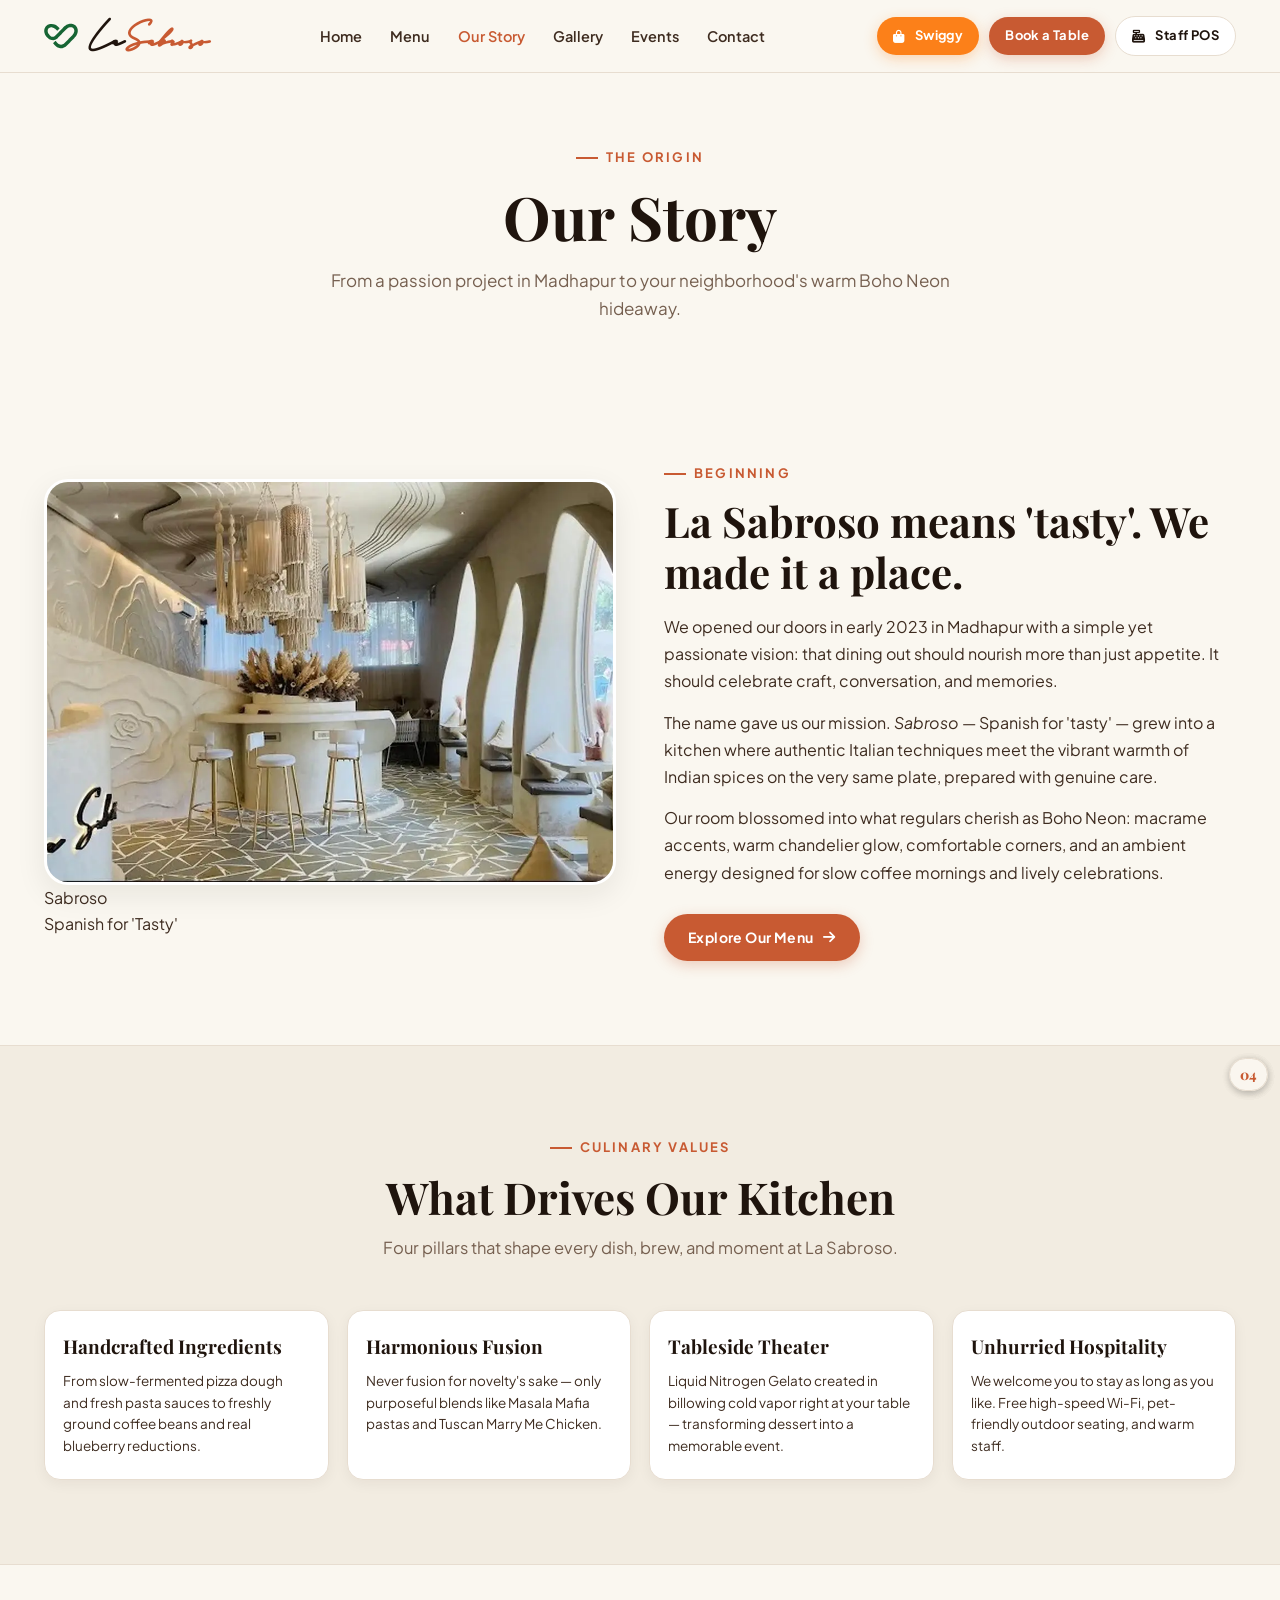
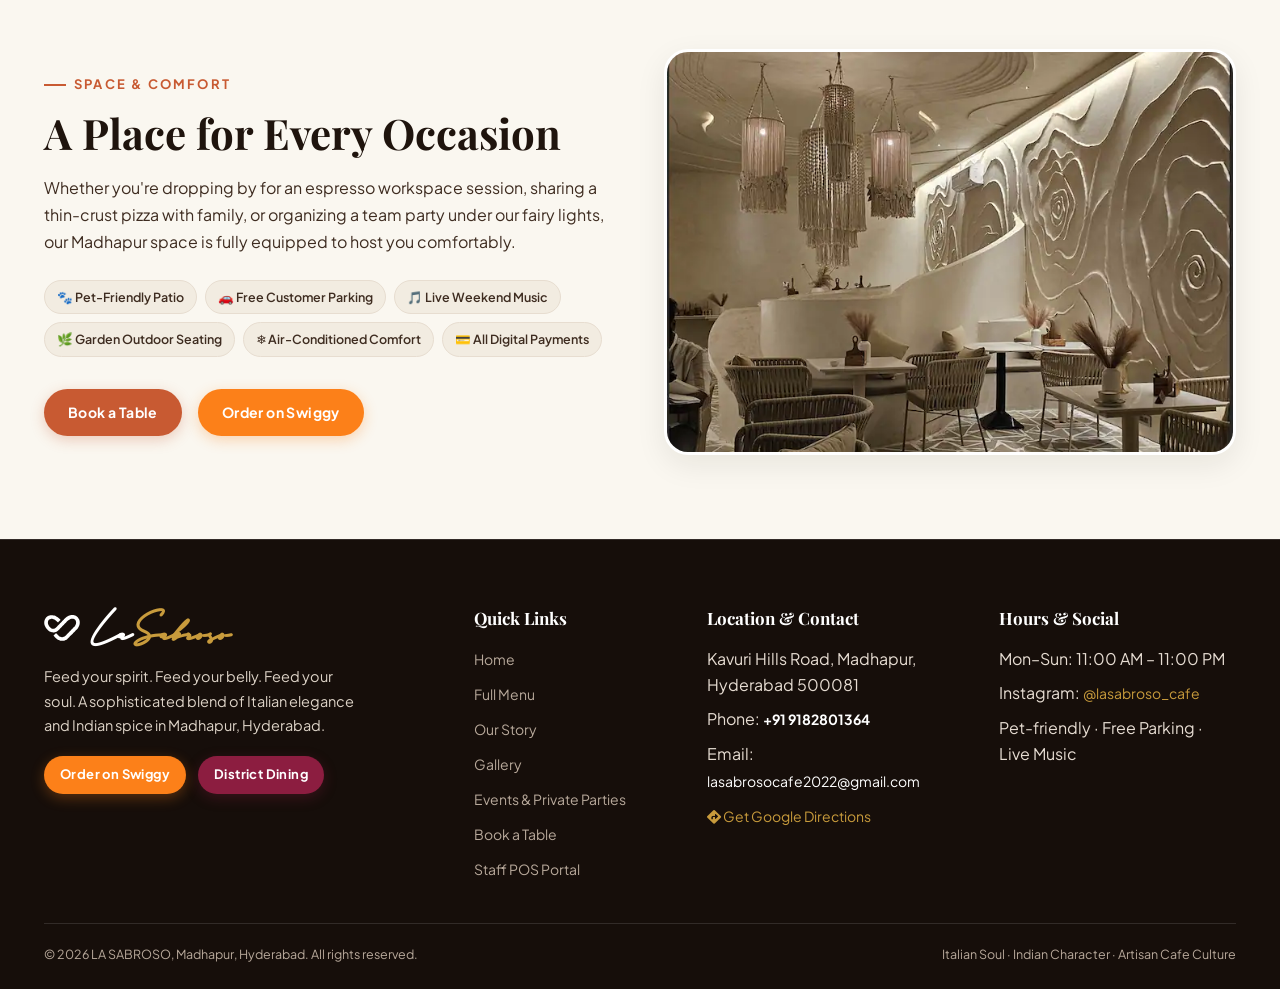
<file: about.html>
<!DOCTYPE html>
<html lang="en">
<head>
  <meta charset="UTF-8">
  <meta name="viewport" content="width=device-width, initial-scale=1.0">
  <title>Our Story — La Sabroso | Italian-Indian Fusion Cafe in Madhapur</title>
  <meta name="description" content="The story of La Sabroso, Madhapur — a passion project blending Italian culinary elegance with Indian spice, artisan coffee, and a pet-friendly Boho Neon room.">
  <link rel="preconnect" href="https://fonts.googleapis.com">
  <link rel="preconnect" href="https://fonts.gstatic.com" crossorigin>
  <link href="https://fonts.googleapis.com/css2?family=Dancing+Script:wght@600;700&family=Plus+Jakarta+Sans:wght@300;400;500;600;700;800&family=Playfair+Display:ital,wght@0,400;0,600;0,700;0,800;0,900;1,400;1,600&display=swap" rel="stylesheet">
  <link rel="stylesheet" href="https://cdnjs.cloudflare.com/ajax/libs/font-awesome/6.4.0/css/all.min.css" integrity="sha512-iecdLmaskl7CVkqkXNQ/ZH/XLlvWZOJyj7Yy7tcenmpD1ypASozpmT/E0iPtmFIB46ZmdtAc9eNBvH0H/ZpiBw==" crossorigin="anonymous" referrerpolicy="no-referrer">
  <link rel="stylesheet" href="assets/css/style.css">
</head>
<body>

  <!-- ===== HEADER / NAVIGATION ===== -->
  <nav class="nav">
    <div class="container nav__inner">
      <a class="nav__logo font-histerm" href="index.html"><img class="nav__logo-icon" src="assets/img/logo.svg" alt="La Sabroso Logo">La<span>Sabroso</span></a>
      
      <ul class="nav__links">
        <li><a href="index.html">Home</a></li>
        <li><a href="menu.html">Menu</a></li>
        <li><a href="about.html" aria-current="page">Our Story</a></li>
        <li><a href="gallery.html">Gallery</a></li>
        <li><a href="index.html#events">Events</a></li>
        <li><a href="contact.html">Contact</a></li>
      </ul>

      <div class="nav__actions">
        <a class="btn btn--swiggy btn-sm" href="https://www.swiggy.com/city/hyderabad/la-sabroso-jubilee-hills-rest1230049" target="_blank" rel="noopener noreferrer"><i class="fa-solid fa-bag-shopping"></i> Swiggy</a>
        <a class="btn btn--filled btn-sm" href="contact.html#book">Book a Table</a>
        <a class="btn btn--outline btn-sm" href="pos.html"><i class="fa-solid fa-cash-register"></i> Staff POS</a>
      </div>

      <button class="nav__toggle" aria-label="Open Navigation Menu">
        <span class="hamburger-bar"></span>
        <span class="hamburger-bar"></span>
        <span class="hamburger-bar"></span>
      </button>
    </div>
  </nav>

  <!-- Mobile Overlay Menu -->
  <div class="mobile-overlay" aria-label="Mobile Navigation Menu">
    <button class="mobile-overlay__close" aria-label="Close Navigation Menu">&times;</button>
    <ul class="mobile-overlay__links">
      <li><a href="index.html">Home</a></li>
      <li><a href="menu.html">Menu</a></li>
      <li><a href="about.html">Our Story</a></li>
      <li><a href="gallery.html">Gallery</a></li>
      <li><a href="index.html#events">Events</a></li>
      <li><a href="contact.html">Contact</a></li>
      <li><a href="pos.html">Staff POS</a></li>
    </ul>
    <div class="mobile-overlay__ctas">
      <a class="btn btn--filled" href="contact.html#book">Book a Table</a>
      <a class="btn btn--swiggy" href="https://www.swiggy.com/city/hyderabad/la-sabroso-jubilee-hills-rest1230049" target="_blank" rel="noopener noreferrer">Order on Swiggy</a>
      <a class="btn btn--district" href="https://www.district.in/dining/hyderabad/la-sabroso-madhapur" target="_blank" rel="noopener noreferrer">Dine with District</a>
    </div>
  </div>

  <!-- ===== PAGE HERO (Warm Ivory Header) ===== -->
  <section class="section section--ivory" style="padding-top: 140px; padding-bottom: 50px; text-align: center;">
    <div class="container">
      <span class="eyebrow eyebrow--terracotta">The Origin</span>
      <h1 class="headline-serif" style="font-size: clamp(38px, 5.5vw, 60px); color: var(--text-dark-primary); margin-bottom: 14px;">Our Story</h1>
      <p style="color: var(--text-dark-muted); max-width: 640px; margin: 0 auto; font-size: 17px;">From a passion project in Madhapur to your neighborhood's warm Boho Neon hideaway.</p>
    </div>
  </section>

  <!-- ===== HOW IT BEGAN (Warm Cream Light Section) ===== -->
  <section class="section section--light">
    <div class="container">
      <div class="story-split reveal">
        <div class="story-media">
          <div class="story-media__frame">
            <img src="cafe/cafe.webp" alt="La Sabroso Cafe interior atmosphere" loading="lazy">
          </div>
          <div class="story-badge">
            <span>Sabroso</span>
            <p>Spanish for 'Tasty'</p>
          </div>
        </div>

        <div class="story-content">
          <span class="eyebrow eyebrow--terracotta">Beginning</span>
          <h2>La Sabroso means 'tasty'. We made it a place.</h2>
          <p class="story-text">We opened our doors in early 2023 in Madhapur with a simple yet passionate vision: that dining out should nourish more than just appetite. It should celebrate craft, conversation, and memories.</p>
          <p class="story-text">The name gave us our mission. <em>Sabroso</em> — Spanish for 'tasty' — grew into a kitchen where authentic Italian techniques meet the vibrant warmth of Indian spices on the very same plate, prepared with genuine care.</p>
          <p class="story-text">Our room blossomed into what regulars cherish as Boho Neon: macrame accents, warm chandelier glow, comfortable corners, and an ambient energy designed for slow coffee mornings and lively celebrations.</p>
          <div style="margin-top: 28px;">
            <a class="btn btn--filled" href="menu.html">Explore Our Menu <i class="fa-solid fa-arrow-right"></i></a>
          </div>
        </div>
      </div>
    </div>
  </section>

  <!-- ===== SIGNATURE PHILOSOPHY (Dark Section) ===== -->
  <section class="section section--dark">
    <div class="container">
      <div class="section-header reveal">
        <span class="eyebrow">Culinary Values</span>
        <h2>What Drives Our Kitchen</h2>
        <p>Four pillars that shape every dish, brew, and moment at La Sabroso.</p>
      </div>

      <div class="grid-cards reveal">
        <div class="exp-card">
          <div class="exp-card__bg" style="background-image: url('cafe/cafe_dining_1.jpg');"></div>
          <div class="exp-card__num">01</div>
          <div class="exp-card__content">
            <h3>Handcrafted Ingredients</h3>
            <p>From slow-fermented pizza dough and fresh pasta sauces to freshly ground coffee beans and real blueberry reductions.</p>
          </div>
        </div>

        <div class="exp-card">
          <div class="exp-card__bg" style="background-image: url('cafe/cafe_dining_2.jpg');"></div>
          <div class="exp-card__num">02</div>
          <div class="exp-card__content">
            <h3>Harmonious Fusion</h3>
            <p>Never fusion for novelty's sake — only purposeful blends like Masala Mafia pastas and Tuscan Marry Me Chicken.</p>
          </div>
        </div>

        <div class="exp-card">
          <div class="exp-card__bg" style="background-image: url('cafe/1.webp');"></div>
          <div class="exp-card__num">03</div>
          <div class="exp-card__content">
            <h3>Tableside Theater</h3>
            <p>Liquid Nitrogen Gelato created in billowing cold vapor right at your table — transforming dessert into a memorable event.</p>
          </div>
        </div>

        <div class="exp-card">
          <div class="exp-card__bg" style="background-image: url('cafe/fffb8553-1c8d-4fa4-8efa-35f60fb694ed_image168bde1b048b842908e755531911fc36d.webp');"></div>
          <div class="exp-card__num">04</div>
          <div class="exp-card__content">
            <h3>Unhurried Hospitality</h3>
            <p>We welcome you to stay as long as you like. Free high-speed Wi-Fi, pet-friendly outdoor seating, and warm staff.</p>
          </div>
        </div>
      </div>
    </div>
  </section>

  <!-- ===== AMENITIES SECTION (Warm Cream Light Section) ===== -->
  <section class="section section--light">
    <div class="container">
      <div class="story-split reveal">
        <div class="story-content">
          <span class="eyebrow eyebrow--terracotta">Space &amp; Comfort</span>
          <h2>A Place for Every Occasion</h2>
          <p class="story-text">Whether you're dropping by for an espresso workspace session, sharing a thin-crust pizza with family, or organizing a team party under our fairy lights, our Madhapur space is fully equipped to host you comfortably.</p>

          <div class="amenities-pills" style="margin-top: 24px;">
            <span class="amenity-pill">🐾 Pet-Friendly Patio</span>
            <span class="amenity-pill">🚗 Free Customer Parking</span>
            <span class="amenity-pill">🎵 Live Weekend Music</span>
            <span class="amenity-pill">🌿 Garden Outdoor Seating</span>
            <span class="amenity-pill">❄️ Air-Conditioned Comfort</span>
            <span class="amenity-pill">💳 All Digital Payments</span>
          </div>

          <div style="margin-top: 32px; display: flex; gap: 16px; flex-wrap: wrap;">
            <a class="btn btn--filled" href="contact.html#book">Book a Table</a>
            <a class="btn btn--swiggy" href="https://www.swiggy.com/city/hyderabad/la-sabroso-jubilee-hills-rest1230049" target="_blank" rel="noopener noreferrer">Order on Swiggy</a>
          </div>
        </div>

        <div class="story-media">
          <div class="story-media__frame">
            <img src="cafe/cafe_dining_3.jpg" alt="La Sabroso evening ambiance and seating" loading="lazy">
          </div>
        </div>
      </div>
    </div>
  </section>

  <!-- ===== FOOTER ===== -->
  <footer class="footer">
    <div class="container">
      <div class="footer-grid">
        <div>
          <div class="footer-logo font-histerm"><img class="footer-logo-icon" src="assets/img/logo.svg" alt="La Sabroso Logo">La<span>Sabroso</span></div>
          <p style="font-size: 14.5px; color: #DDD3C7; max-width: 320px; line-height: 1.7;">Feed your spirit. Feed your belly. Feed your soul. A sophisticated blend of Italian elegance and Indian spice in Madhapur, Hyderabad.</p>
          <div style="margin-top: 18px; display: flex; gap: 12px;">
            <a class="btn btn--swiggy btn-sm" href="https://www.swiggy.com/city/hyderabad/la-sabroso-jubilee-hills-rest1230049" target="_blank" rel="noopener noreferrer">Order on Swiggy</a>
            <a class="btn btn--district btn-sm" href="https://www.district.in/dining/hyderabad/la-sabroso-madhapur" target="_blank" rel="noopener noreferrer">District Dining</a>
          </div>
        </div>

        <div>
          <h4>Quick Links</h4>
          <ul>
            <li><a href="index.html">Home</a></li>
            <li><a href="menu.html">Full Menu</a></li>
            <li><a href="about.html">Our Story</a></li>
            <li><a href="gallery.html">Gallery</a></li>
            <li><a href="index.html#events">Events &amp; Private Parties</a></li>
            <li><a href="contact.html#book">Book a Table</a></li>
            <li><a href="pos.html">Staff POS Portal</a></li>
          </ul>
        </div>

        <div>
          <h4>Location &amp; Contact</h4>
          <ul>
            <li>Kavuri Hills Road, Madhapur, Hyderabad 500081</li>
            <li>Phone: <a href="tel:+919182801364" style="color: #FFFFFF; font-weight: 700;">+91 9182801364</a></li>
            <li>Email: <a href="mailto:lasabrosocafe2022@gmail.com" style="color: #FFFFFF;">lasabrosocafe2022@gmail.com</a></li>
            <li><a href="https://www.google.com/maps/search/?api=1&amp;query=La+Sabroso+Madhapur+Hyderabad" target="_blank" rel="noopener noreferrer" style="color: var(--c-gold);"><i class="fa-solid fa-diamond-turn-right"></i> Get Google Directions</a></li>
          </ul>
        </div>

        <div>
          <h4>Hours &amp; Social</h4>
          <ul>
            <li>Mon–Sun: 11:00 AM – 11:00 PM</li>
            <li>Instagram: <a href="https://www.instagram.com/lasabroso_cafe/" target="_blank" rel="noopener noreferrer" style="color: var(--c-gold);">@lasabroso_cafe</a></li>
            <li>Pet-friendly · Free Parking · Live Music</li>
          </ul>
        </div>
      </div>

      <div class="footer-bottom">
        <span>© 2026 LA SABROSO, Madhapur, Hyderabad. All rights reserved.</span>
        <span>Italian Soul · Indian Character · Artisan Cafe Culture</span>
      </div>
    </div>
  </footer>

  <script src="assets/js/main.js" defer></script>
</body>
</html>
</file>
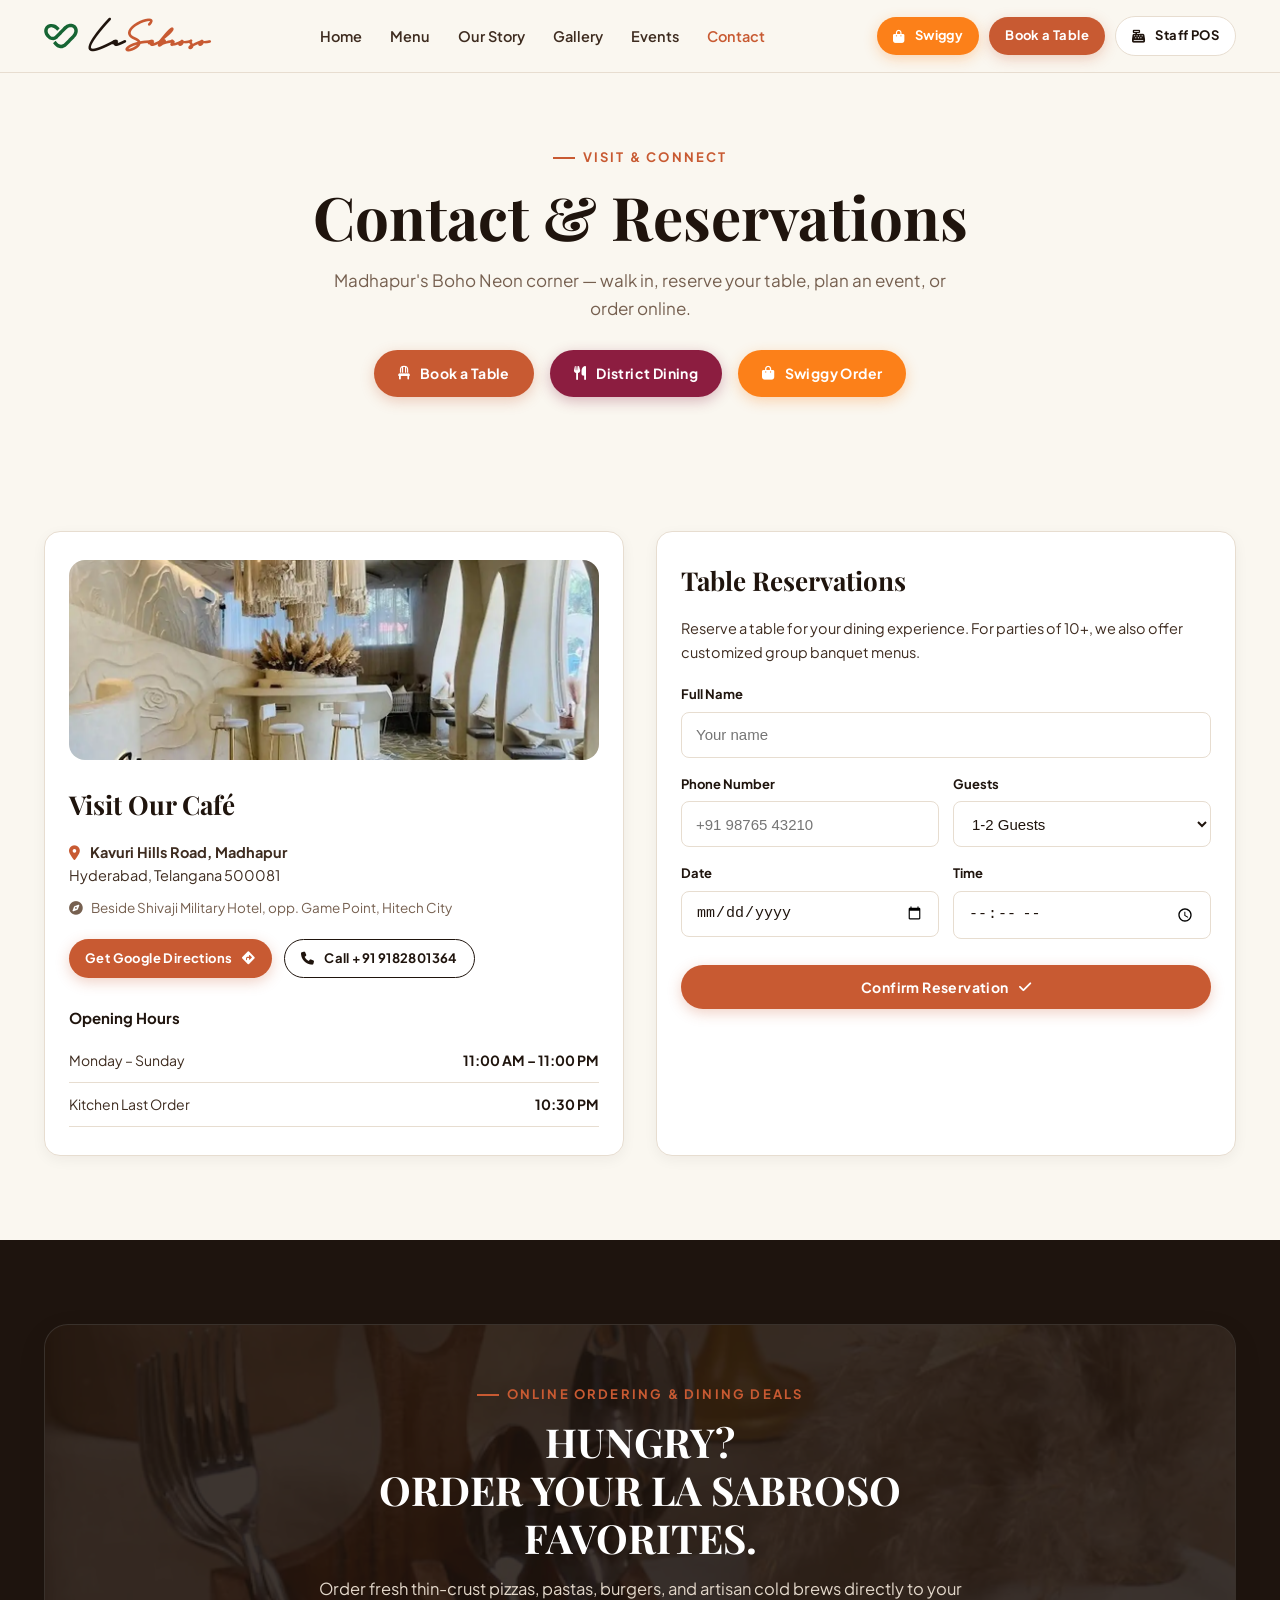
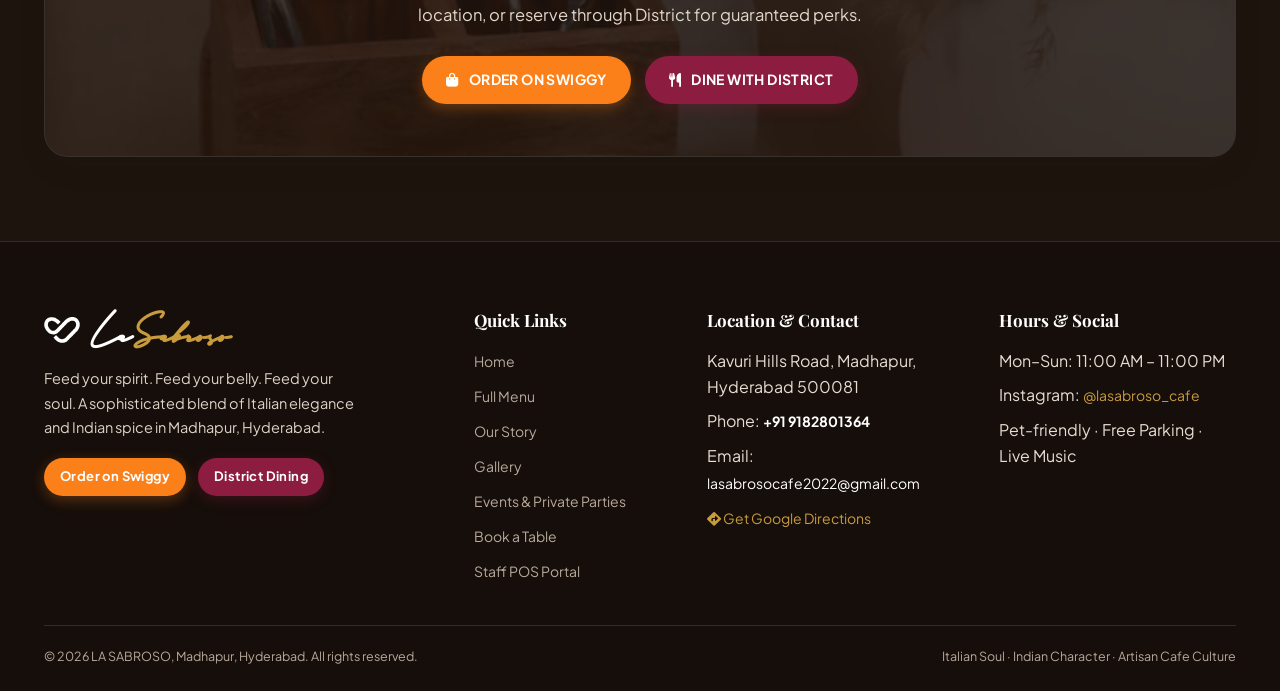
<file: contact.html>
<!DOCTYPE html>
<html lang="en">
<head>
  <meta charset="UTF-8">
  <meta name="viewport" content="width=device-width, initial-scale=1.0">
  <meta name="description" content="Contact La Sabroso in Madhapur, Hyderabad — Kavuri Hills Road. Open daily 11 AM–11 PM. Call +91 9182801364, book a table, or order on Swiggy and District.">
  <title>Contact, Events &amp; Reservations — La Sabroso | Madhapur, Hyderabad</title>
  <link rel="preconnect" href="https://fonts.googleapis.com">
  <link rel="preconnect" href="https://fonts.gstatic.com" crossorigin>
  <link href="https://fonts.googleapis.com/css2?family=Dancing+Script:wght@600;700&family=Plus+Jakarta+Sans:wght@300;400;500;600;700;800&family=Playfair+Display:ital,wght@0,400;0,600;0,700;0,800;0,900;1,400;1,600&display=swap" rel="stylesheet">
  <link rel="stylesheet" href="https://cdnjs.cloudflare.com/ajax/libs/font-awesome/6.4.0/css/all.min.css" integrity="sha512-iecdLmaskl7CVkqkXNQ/ZH/XLlvWZOJyj7Yy7tcenmpD1ypASozpmT/E0iPtmFIB46ZmdtAc9eNBvH0H/ZpiBw==" crossorigin="anonymous" referrerpolicy="no-referrer">
  <link rel="stylesheet" href="assets/css/style.css">
</head>
<body>

  <!-- ===== HEADER / NAVIGATION ===== -->
  <nav class="nav">
    <div class="container nav__inner">
      <a class="nav__logo font-histerm" href="index.html"><img class="nav__logo-icon" src="assets/img/logo.svg" alt="La Sabroso Logo">La<span>Sabroso</span></a>
      
      <ul class="nav__links">
        <li><a href="index.html">Home</a></li>
        <li><a href="menu.html">Menu</a></li>
        <li><a href="about.html">Our Story</a></li>
        <li><a href="gallery.html">Gallery</a></li>
        <li><a href="index.html#events">Events</a></li>
        <li><a href="contact.html" aria-current="page">Contact</a></li>
      </ul>

      <div class="nav__actions">
        <a class="btn btn--swiggy btn-sm" href="https://www.swiggy.com/city/hyderabad/la-sabroso-jubilee-hills-rest1230049" target="_blank" rel="noopener noreferrer"><i class="fa-solid fa-bag-shopping"></i> Swiggy</a>
        <a class="btn btn--filled btn-sm" href="#book">Book a Table</a>
        <a class="btn btn--outline btn-sm" href="pos.html"><i class="fa-solid fa-cash-register"></i> Staff POS</a>
      </div>

      <button class="nav__toggle" aria-label="Open Navigation Menu">
        <span class="hamburger-bar"></span>
        <span class="hamburger-bar"></span>
        <span class="hamburger-bar"></span>
      </button>
    </div>
  </nav>

  <!-- Mobile Overlay Menu -->
  <div class="mobile-overlay" aria-label="Mobile Navigation Menu">
    <button class="mobile-overlay__close" aria-label="Close Navigation Menu">&times;</button>
    <ul class="mobile-overlay__links">
      <li><a href="index.html">Home</a></li>
      <li><a href="menu.html">Menu</a></li>
      <li><a href="about.html">Our Story</a></li>
      <li><a href="gallery.html">Gallery</a></li>
      <li><a href="index.html#events">Events</a></li>
      <li><a href="contact.html">Contact</a></li>
      <li><a href="pos.html">Staff POS</a></li>
    </ul>
    <div class="mobile-overlay__ctas">
      <a class="btn btn--filled" href="#book">Book a Table</a>
      <a class="btn btn--swiggy" href="https://www.swiggy.com/city/hyderabad/la-sabroso-jubilee-hills-rest1230049" target="_blank" rel="noopener noreferrer">Order on Swiggy</a>
      <a class="btn btn--district" href="https://www.district.in/dining/hyderabad/la-sabroso-madhapur" target="_blank" rel="noopener noreferrer">Dine with District</a>
    </div>
  </div>

  <!-- ===== PAGE HERO (Warm Ivory Header) ===== -->
  <section class="section section--ivory" style="padding-top: 140px; padding-bottom: 50px; text-align: center;">
    <div class="container">
      <span class="eyebrow eyebrow--terracotta">Visit &amp; Connect</span>
      <h1 class="headline-serif" style="font-size: clamp(38px, 5.5vw, 60px); color: var(--text-dark-primary); margin-bottom: 14px;">Contact &amp; Reservations</h1>
      <p style="color: var(--text-dark-muted); max-width: 640px; margin: 0 auto 28px; font-size: 17px;">Madhapur's Boho Neon corner — walk in, reserve your table, plan an event, or order online.</p>
      <div style="display: flex; gap: 16px; justify-content: center; flex-wrap: wrap;">
        <a class="btn btn--filled" href="#book"><i class="fa-solid fa-chair"></i> Book a Table</a>
        <a class="btn btn--district" href="https://www.district.in/dining/hyderabad/la-sabroso-madhapur" target="_blank" rel="noopener noreferrer"><i class="fa-solid fa-utensils"></i> District Dining</a>
        <a class="btn btn--swiggy" href="https://www.swiggy.com/city/hyderabad/la-sabroso-jubilee-hills-rest1230049" target="_blank" rel="noopener noreferrer"><i class="fa-solid fa-bag-shopping"></i> Swiggy Order</a>
      </div>
    </div>
  </section>

  <!-- ===== LOCATION & CONTACT CARDS (Warm Cream Light Section) ===== -->
  <section class="section section--light" id="visit">
    <div class="container">
      <div class="location-grid reveal">

        <div class="location-card">
          <div style="width: 100%; height: 200px; border-radius: var(--r-card); overflow: hidden; margin-bottom: 24px; border: 1px solid var(--border-light-subtle);">
            <img src="cafe/cafe.webp" alt="La Sabroso Cafe storefront exterior in Madhapur" style="width: 100%; height: 100%; object-fit: cover;">
          </div>
          <h3>Visit Our Café</h3>
          <div class="location-info">
            <p><i class="fa-solid fa-location-dot" style="color: var(--c-terracotta); margin-right: 8px;"></i> <strong>Kavuri Hills Road, Madhapur</strong><br>Hyderabad, Telangana 500081</p>
            <p style="font-size: 13.5px; color: var(--text-dark-muted);"><i class="fa-solid fa-compass" style="margin-right: 6px;"></i> Beside Shivaji Military Hotel, opp. Game Point, Hitech City</p>
          </div>

          <div style="display: flex; gap: 12px; flex-wrap: wrap; margin-bottom: 28px;">
            <a class="btn btn--filled btn-sm" href="https://www.google.com/maps/search/?api=1&amp;query=La+Sabroso+Madhapur+Hyderabad" target="_blank" rel="noopener noreferrer">Get Google Directions <i class="fa-solid fa-diamond-turn-right"></i></a>
            <a class="btn btn--outline-dark btn-sm" href="tel:+919182801364"><i class="fa-solid fa-phone"></i> Call +91 9182801364</a>
          </div>

          <h4 style="font-size: 15px; color: var(--text-dark-primary); margin-bottom: 8px; font-weight: 700;">Opening Hours</h4>
          <table class="hours-table">
            <tr>
              <td>Monday – Sunday</td>
              <td>11:00 AM – 11:00 PM</td>
            </tr>
            <tr>
              <td>Kitchen Last Order</td>
              <td>10:30 PM</td>
            </tr>
          </table>
        </div>

        <div class="location-card" id="book">
          <h3>Table Reservations</h3>
          <p style="color: var(--text-dark-secondary); font-size: 14.5px; margin-bottom: 20px;">Reserve a table for your dining experience. For parties of 10+, we also offer customized group banquet menus.</p>

          <form id="reservationForm" onsubmit="event.preventDefault(); document.getElementById('bookingConfirm').style.display='block'; this.reset();">
            <div class="form-group">
              <label class="form-label" for="bookName">Full Name</label>
              <input class="form-control" type="text" id="bookName" placeholder="Your name" required>
            </div>
            <div class="form-row-2col">
              <div class="form-group">
                <label class="form-label" for="bookPhone">Phone Number</label>
                <input class="form-control" type="tel" id="bookPhone" placeholder="+91 98765 43210" required>
              </div>
              <div class="form-group">
                <label class="form-label" for="bookGuests">Guests</label>
                <select class="form-control" id="bookGuests">
                  <option>1-2 Guests</option>
                  <option>3-4 Guests</option>
                  <option>5-8 Guests</option>
                  <option>10+ (Party / Event)</option>
                </select>
              </div>
            </div>
            <div class="form-row-2col">
              <div class="form-group">
                <label class="form-label" for="bookDate">Date</label>
                <input class="form-control" type="date" id="bookDate" required>
              </div>
              <div class="form-group">
                <label class="form-label" for="bookTime">Time</label>
                <input class="form-control" type="time" id="bookTime" required>
              </div>
            </div>
            <button type="submit" class="btn btn--filled" style="width: 100%; margin-top: 10px;">Confirm Reservation <i class="fa-solid fa-check"></i></button>
          </form>

          <div id="bookingConfirm" style="display: none; margin-top: 18px; padding: 14px; background: rgba(46, 125, 50, 0.1); border: 1.5px solid var(--c-veg); border-radius: var(--r-sm); color: var(--c-veg); font-weight: 700; text-align: center;">
            ✓ Reservation request received! Our team will call to confirm within 15 minutes.
          </div>
        </div>

      </div>
    </div>
  </section>

  <!-- ===== ORDER ONLINE SECTION ===== -->
  <section class="section section--darker">
    <div class="container">
      <div class="order-online-box reveal">
        <div class="order-online-box__content">
          <span class="eyebrow">Online Ordering &amp; Dining Deals</span>
          <h2>HUNGRY?<br>ORDER YOUR LA SABROSO FAVORITES.</h2>
          <p>Order fresh thin-crust pizzas, pastas, burgers, and artisan cold brews directly to your location, or reserve through District for guaranteed perks.</p>
          <div class="order-online-actions">
            <a class="btn btn--swiggy" href="https://www.swiggy.com/city/hyderabad/la-sabroso-jubilee-hills-rest1230049" target="_blank" rel="noopener noreferrer">
              <i class="fa-solid fa-bag-shopping"></i> ORDER ON SWIGGY
            </a>
            <a class="btn btn--district" href="https://www.district.in/dining/hyderabad/la-sabroso-madhapur" target="_blank" rel="noopener noreferrer">
              <i class="fa-solid fa-utensils"></i> DINE WITH DISTRICT
            </a>
          </div>
        </div>
      </div>
    </div>
  </section>

  <!-- ===== FOOTER ===== -->
  <footer class="footer">
    <div class="container">
      <div class="footer-grid">
        <div>
          <div class="footer-logo font-histerm"><img class="footer-logo-icon" src="assets/img/logo.svg" alt="La Sabroso Logo">La<span>Sabroso</span></div>
          <p style="font-size: 14.5px; color: #DDD3C7; max-width: 320px; line-height: 1.7;">Feed your spirit. Feed your belly. Feed your soul. A sophisticated blend of Italian elegance and Indian spice in Madhapur, Hyderabad.</p>
          <div style="margin-top: 18px; display: flex; gap: 12px;">
            <a class="btn btn--swiggy btn-sm" href="https://www.swiggy.com/city/hyderabad/la-sabroso-jubilee-hills-rest1230049" target="_blank" rel="noopener noreferrer">Order on Swiggy</a>
            <a class="btn btn--district btn-sm" href="https://www.district.in/dining/hyderabad/la-sabroso-madhapur" target="_blank" rel="noopener noreferrer">District Dining</a>
          </div>
        </div>

        <div>
          <h4>Quick Links</h4>
          <ul>
            <li><a href="index.html">Home</a></li>
            <li><a href="menu.html">Full Menu</a></li>
            <li><a href="about.html">Our Story</a></li>
            <li><a href="gallery.html">Gallery</a></li>
            <li><a href="index.html#events">Events &amp; Private Parties</a></li>
            <li><a href="#book">Book a Table</a></li>
            <li><a href="pos.html">Staff POS Portal</a></li>
          </ul>
        </div>

        <div>
          <h4>Location &amp; Contact</h4>
          <ul>
            <li>Kavuri Hills Road, Madhapur, Hyderabad 500081</li>
            <li>Phone: <a href="tel:+919182801364" style="color: #FFFFFF; font-weight: 700;">+91 9182801364</a></li>
            <li>Email: <a href="mailto:lasabrosocafe2022@gmail.com" style="color: #FFFFFF;">lasabrosocafe2022@gmail.com</a></li>
            <li><a href="https://www.google.com/maps/search/?api=1&amp;query=La+Sabroso+Madhapur+Hyderabad" target="_blank" rel="noopener noreferrer" style="color: var(--c-gold);"><i class="fa-solid fa-diamond-turn-right"></i> Get Google Directions</a></li>
          </ul>
        </div>

        <div>
          <h4>Hours &amp; Social</h4>
          <ul>
            <li>Mon–Sun: 11:00 AM – 11:00 PM</li>
            <li>Instagram: <a href="https://www.instagram.com/lasabroso_cafe/" target="_blank" rel="noopener noreferrer" style="color: var(--c-gold);">@lasabroso_cafe</a></li>
            <li>Pet-friendly · Free Parking · Live Music</li>
          </ul>
        </div>
      </div>

      <div class="footer-bottom">
        <span>© 2026 LA SABROSO, Madhapur, Hyderabad. All rights reserved.</span>
        <span>Italian Soul · Indian Character · Artisan Cafe Culture</span>
      </div>
    </div>
  </footer>

  <script src="assets/js/main.js" defer></script>
</body>
</html>
</file>
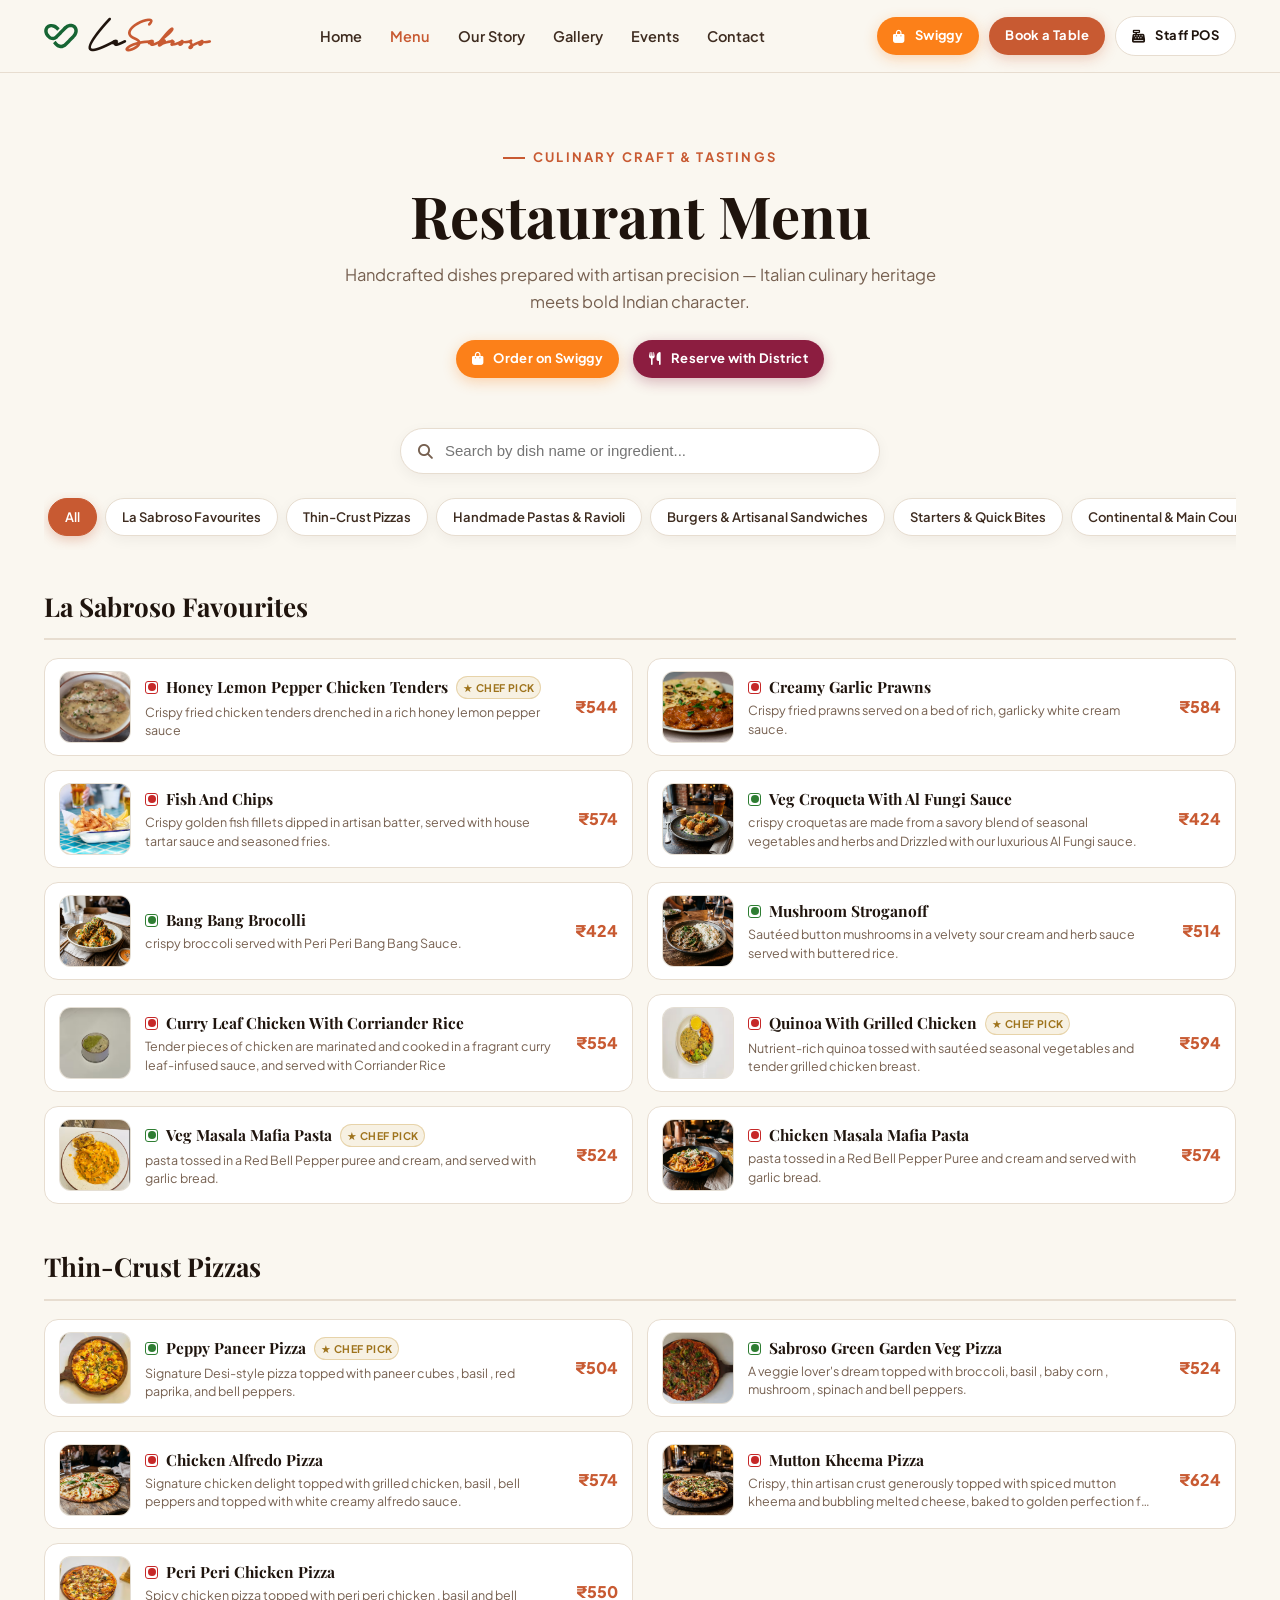
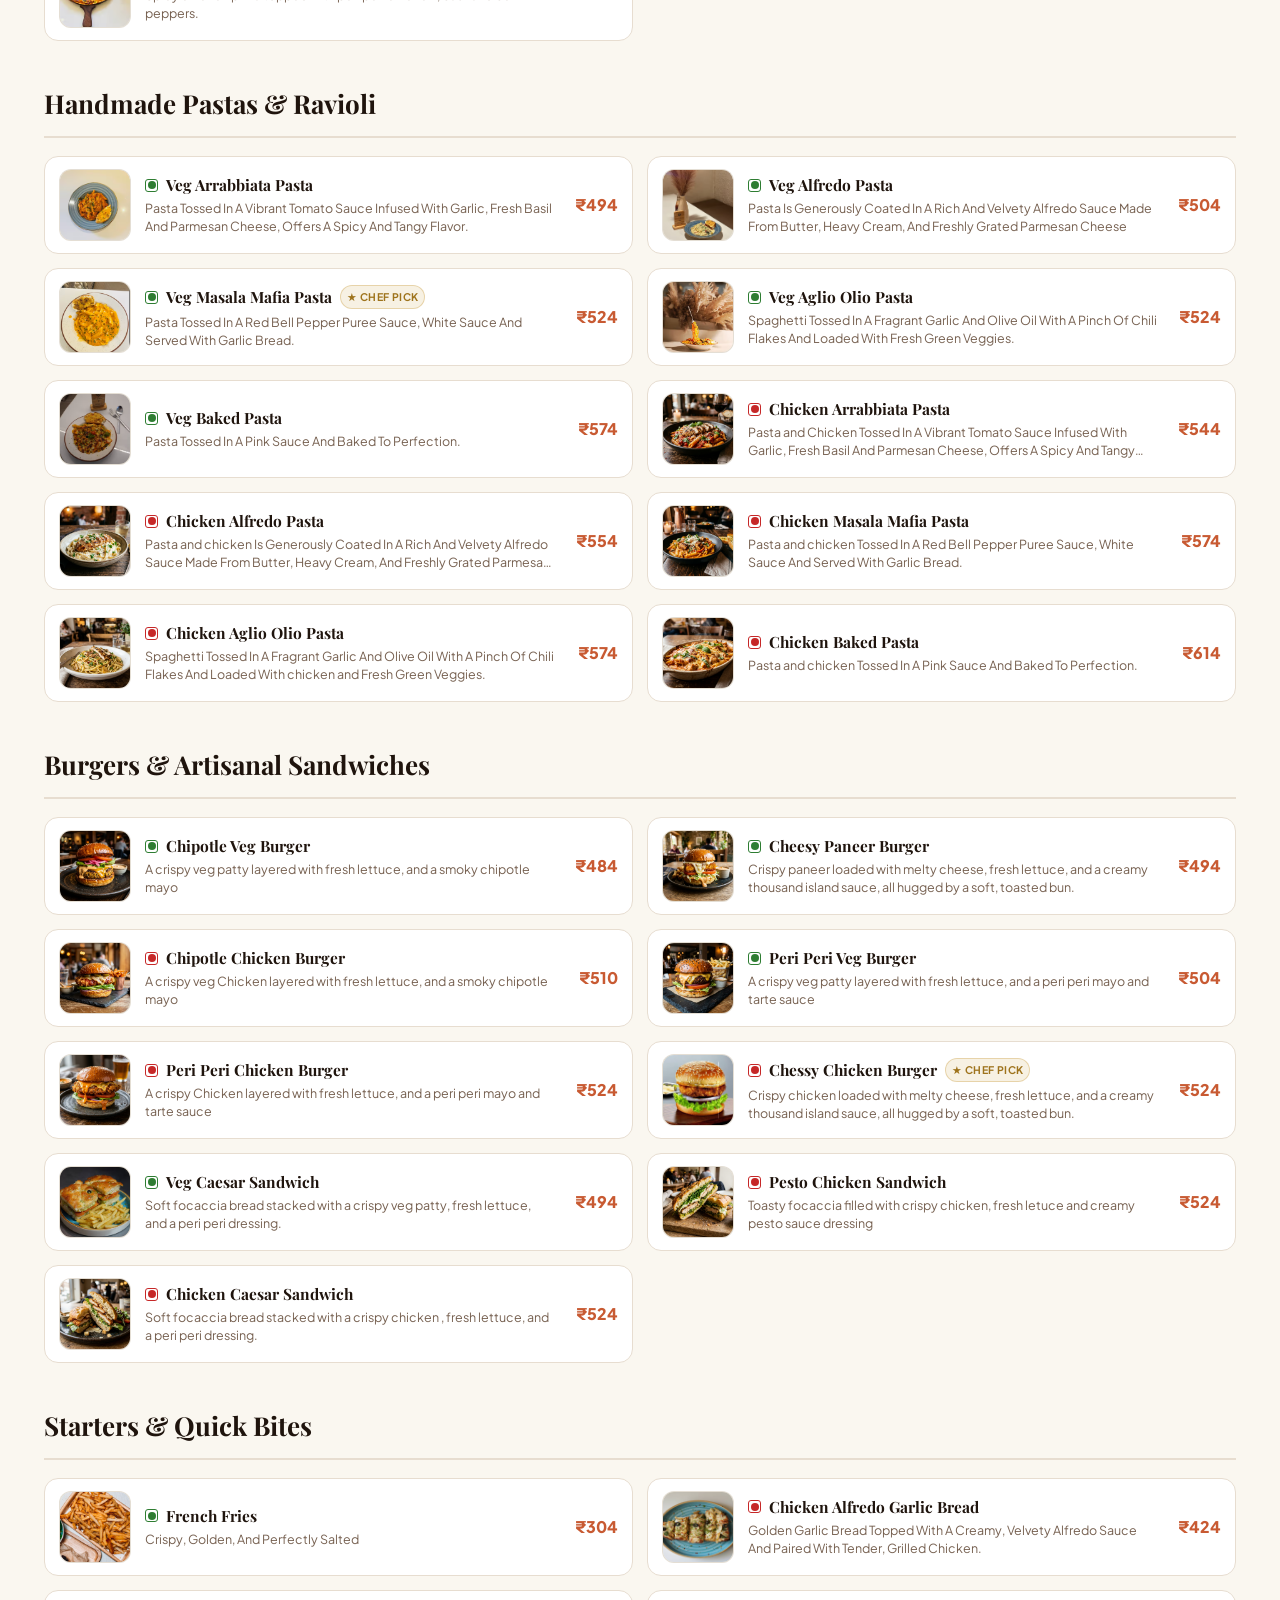
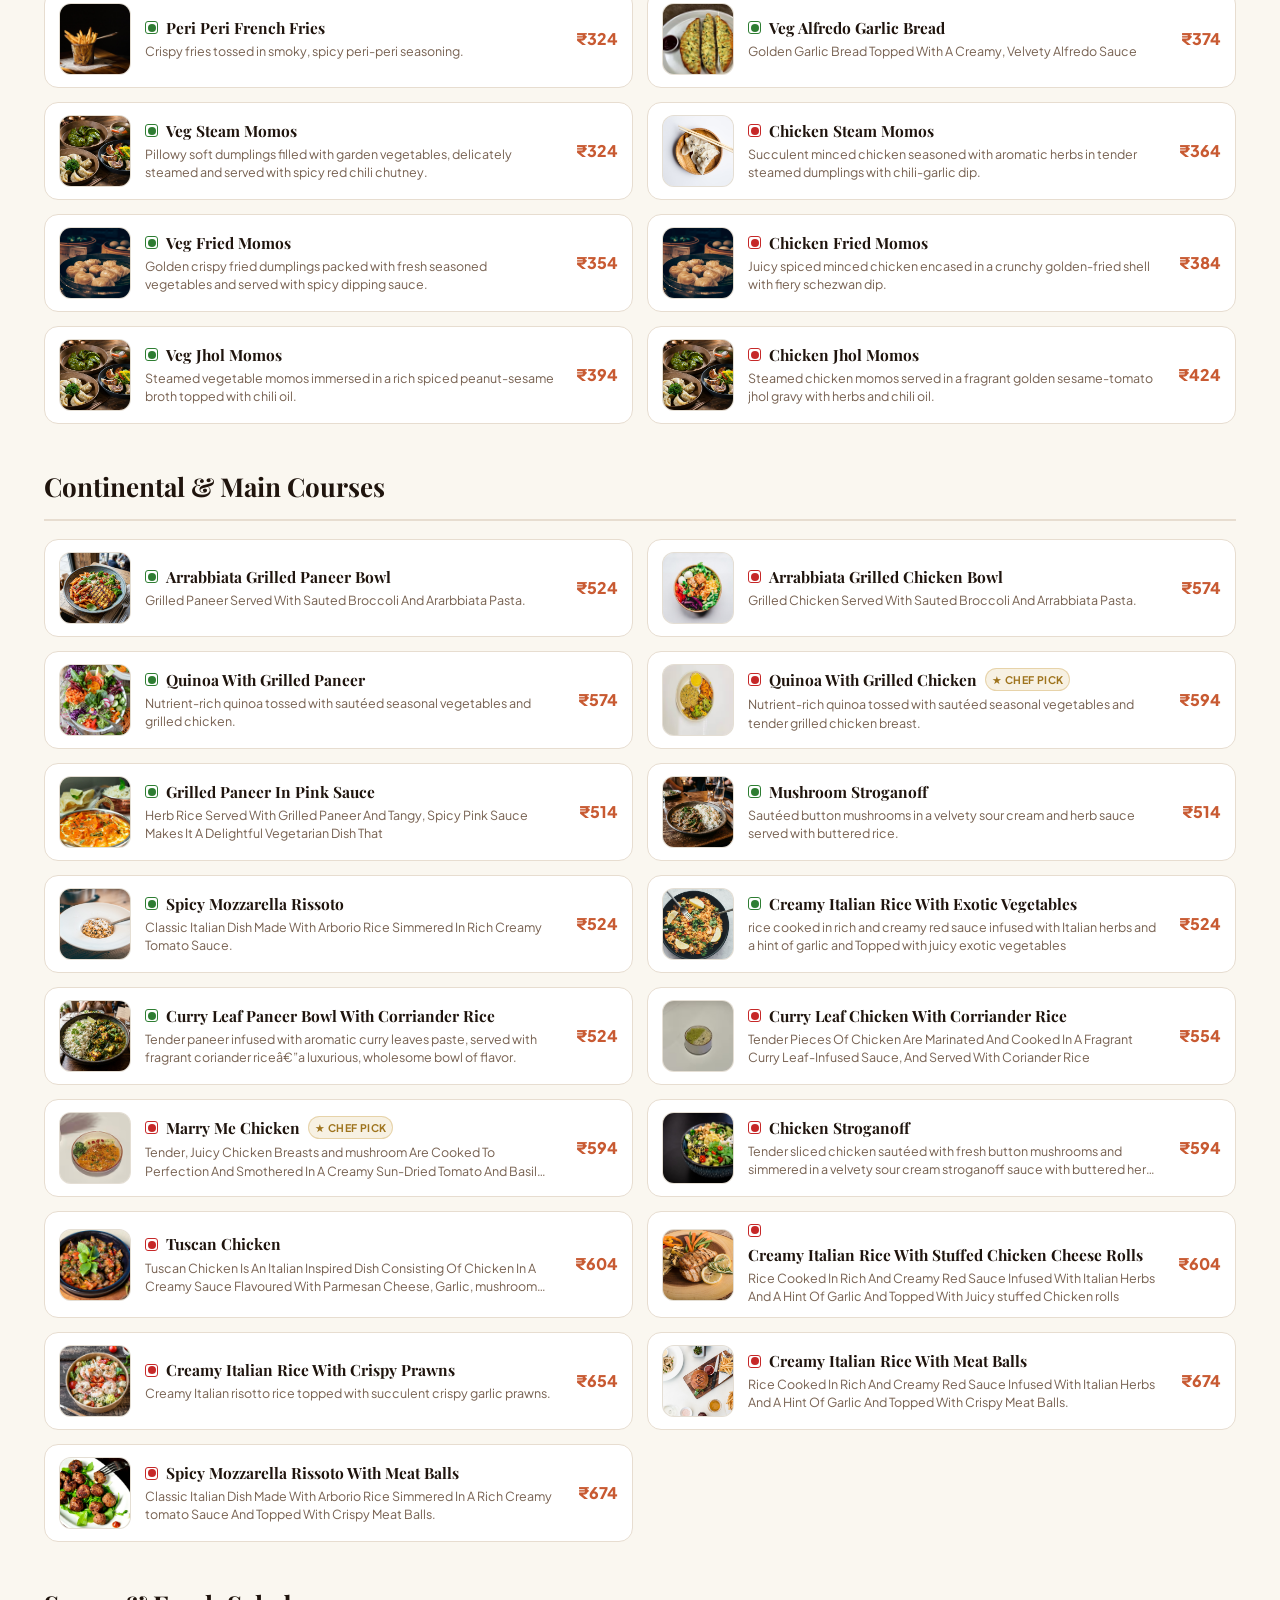
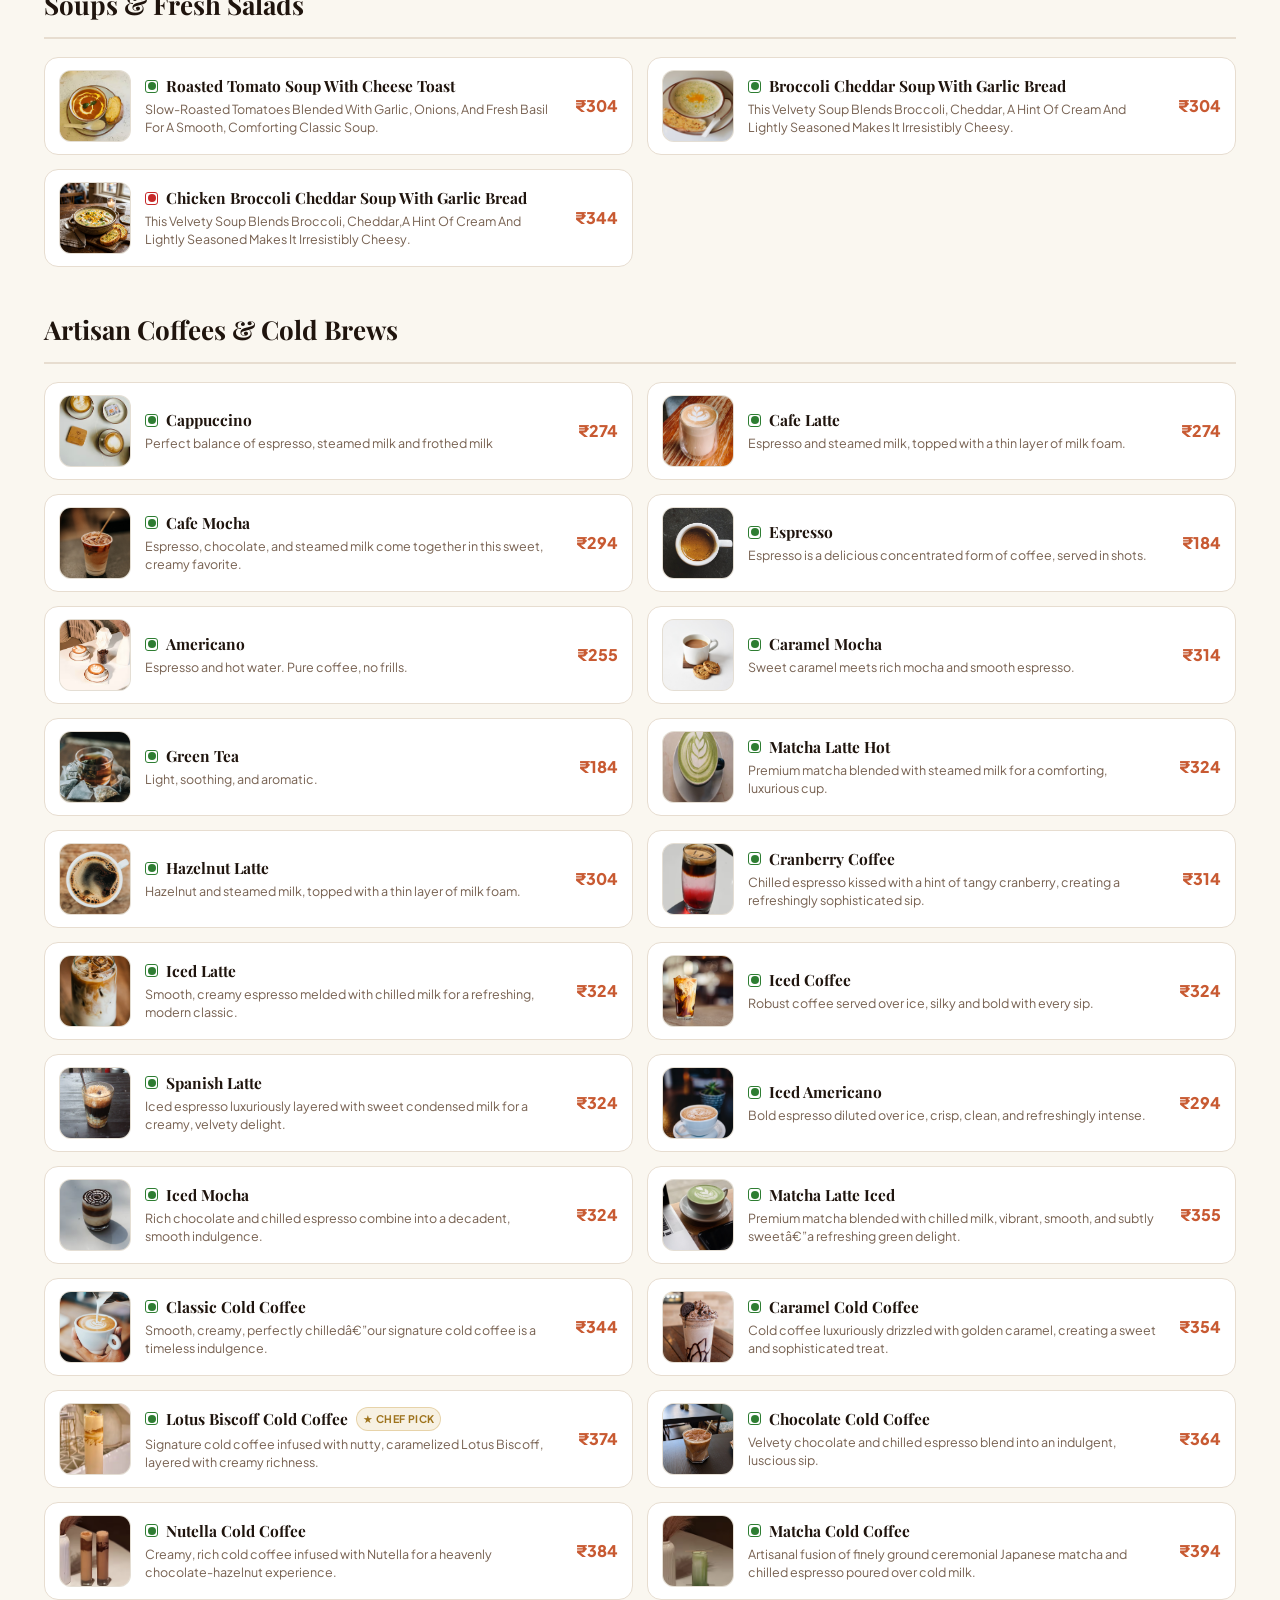
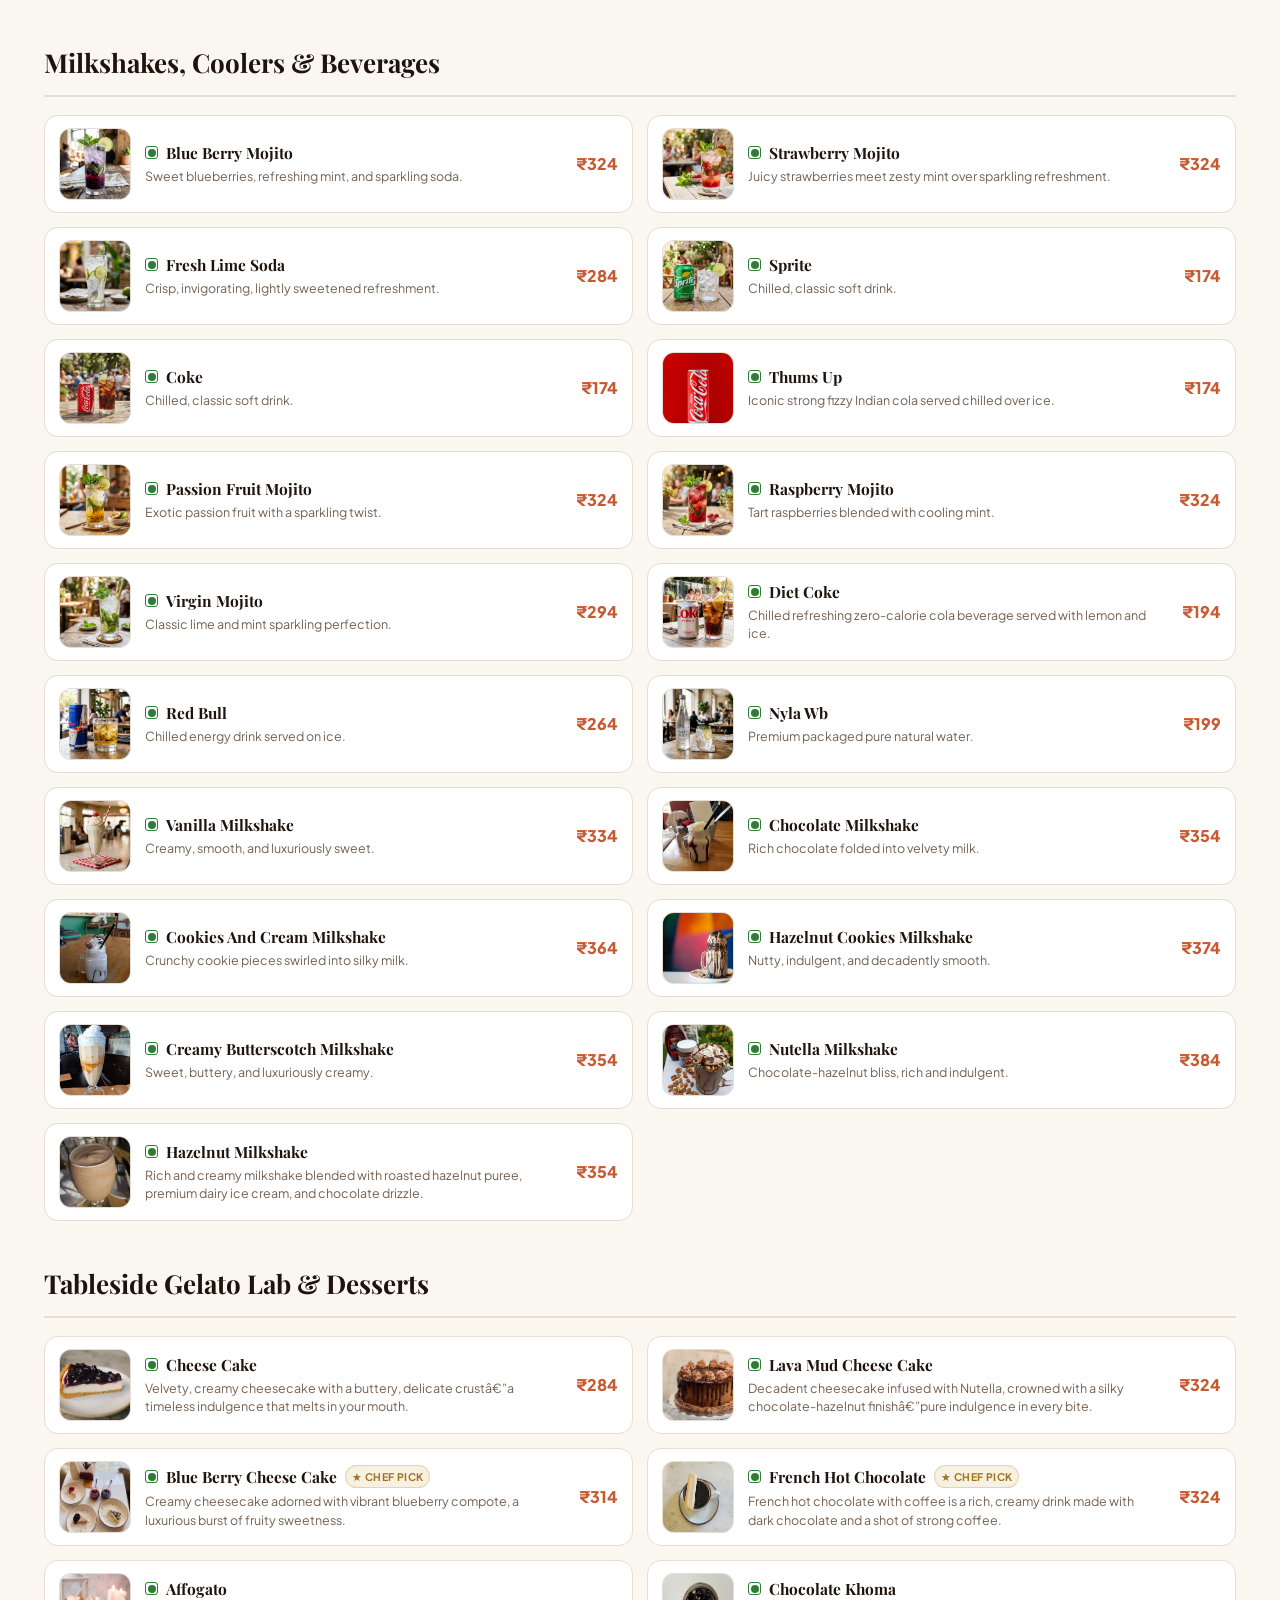
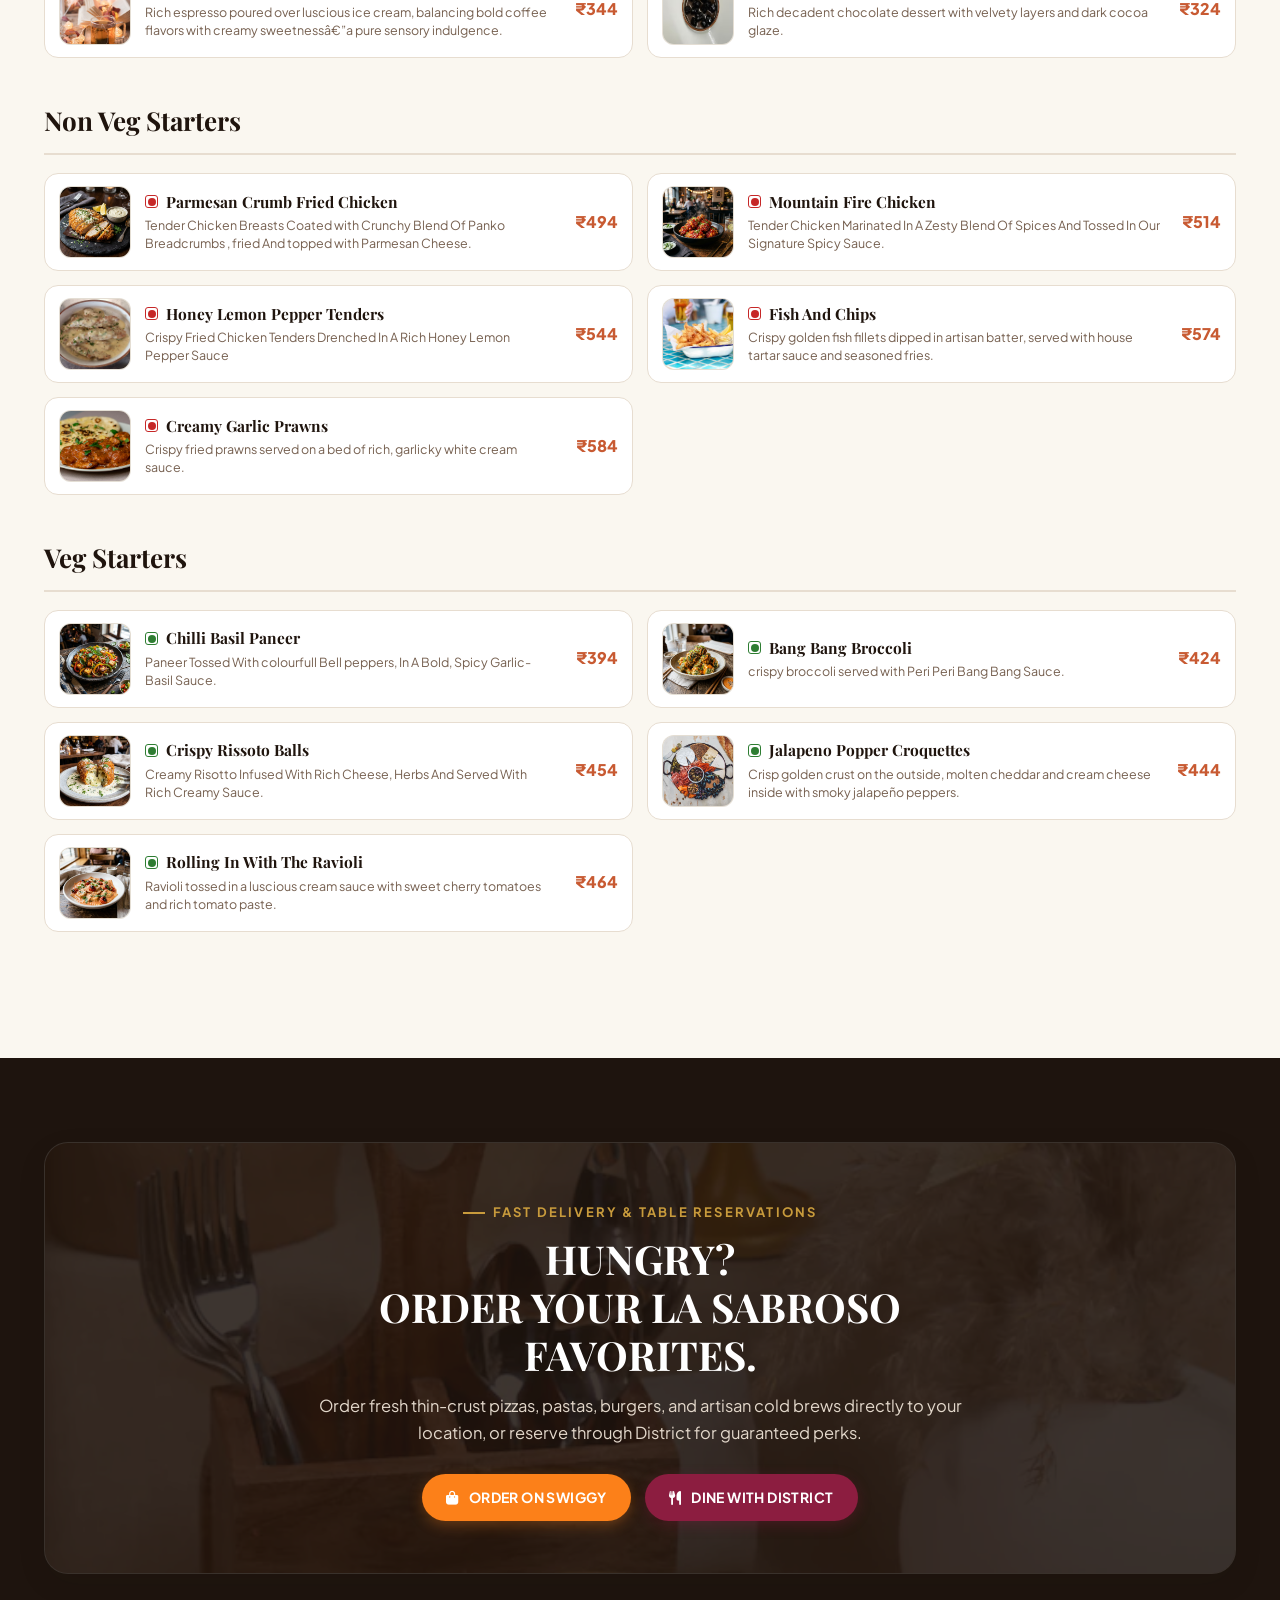
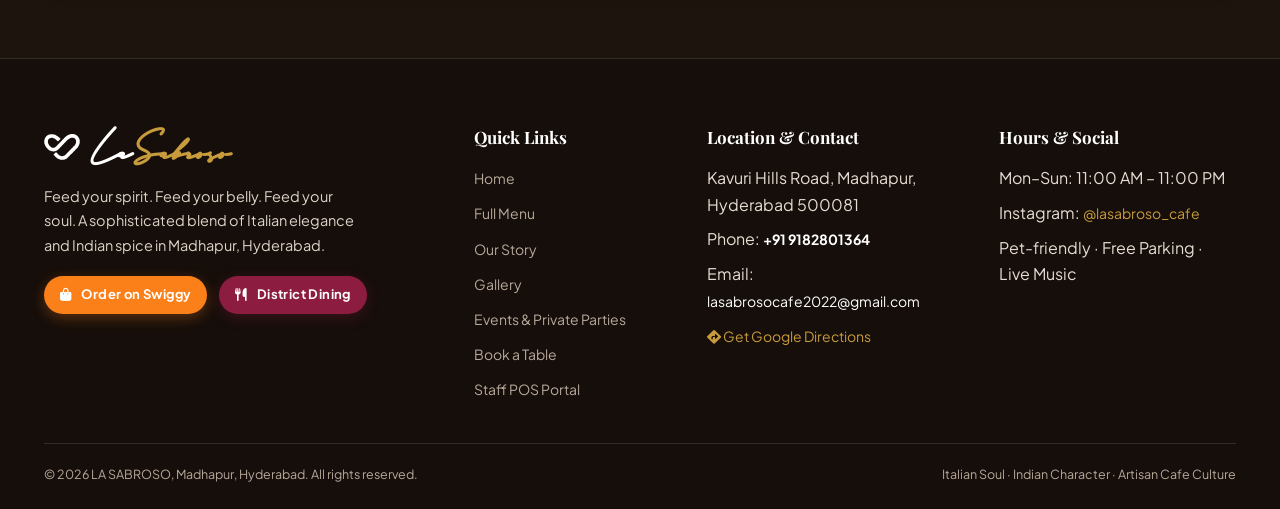
<file: menu.html>
<!DOCTYPE html>
<html lang="en">
<head>
  <meta charset="UTF-8">
  <meta name="viewport" content="width=device-width, initial-scale=1">
  <title>La Sabroso — Restaurant Menu | Madhapur Hyderabad</title>
  <meta name="description" content="Explore La Sabroso's handcrafted restaurant menu — authentic recipes across thin-crust pizzas, handmade pastas, artisan coffees, and tableside gelato in Madhapur, Hyderabad.">
  <link rel="preconnect" href="https://fonts.googleapis.com">
  <link rel="preconnect" href="https://fonts.gstatic.com" crossorigin>
  <link href="https://fonts.googleapis.com/css2?family=Dancing+Script:wght@600;700&family=Plus+Jakarta+Sans:wght@300;400;500;600;700;800&family=Playfair+Display:ital,wght@0,400;0,600;0,700;0,800;0,900;1,400;1,600&display=swap" rel="stylesheet">
  <link rel="stylesheet" href="https://cdnjs.cloudflare.com/ajax/libs/font-awesome/6.4.0/css/all.min.css" integrity="sha512-iecdLmaskl7CVkqkXNQ/ZH/XLlvWZOJyj7Yy7tcenmpD1ypASozpmT/E0iPtmFIB46ZmdtAc9eNBvH0H/ZpiBw==" crossorigin="anonymous" referrerpolicy="no-referrer">
  <link rel="stylesheet" href="assets/css/style.css">
</head>
<body>

  <!-- ===== HEADER / NAVIGATION ===== -->
  <nav class="nav">
    <div class="container nav__inner">
      <a class="nav__logo font-histerm" href="index.html"><img class="nav__logo-icon" src="assets/img/logo.svg" alt="La Sabroso Logo">La<span>Sabroso</span></a>
      
      <ul class="nav__links">
        <li><a href="index.html">Home</a></li>
        <li><a href="menu.html" aria-current="page">Menu</a></li>
        <li><a href="about.html">Our Story</a></li>
        <li><a href="gallery.html">Gallery</a></li>
        <li><a href="index.html#events">Events</a></li>
        <li><a href="contact.html">Contact</a></li>
      </ul>

      <div class="nav__actions">
        <a class="btn btn--swiggy btn-sm" href="https://www.swiggy.com/city/hyderabad/la-sabroso-jubilee-hills-rest1230049" target="_blank" rel="noopener noreferrer"><i class="fa-solid fa-bag-shopping"></i> Swiggy</a>
        <a class="btn btn--filled btn-sm" href="contact.html#book">Book a Table</a>
        <a class="btn btn--outline btn-sm" href="pos.html"><i class="fa-solid fa-cash-register"></i> Staff POS</a>
      </div>

      <button class="nav__toggle" aria-label="Open Navigation Menu">
        <span class="hamburger-bar"></span>
        <span class="hamburger-bar"></span>
        <span class="hamburger-bar"></span>
      </button>
    </div>
  </nav>

  <!-- Mobile Overlay Menu -->
  <div class="mobile-overlay" aria-label="Mobile Navigation Menu">
    <button class="mobile-overlay__close" aria-label="Close Navigation Menu">&times;</button>
    <ul class="mobile-overlay__links">
      <li><a href="index.html">Home</a></li>
      <li><a href="menu.html">Menu</a></li>
      <li><a href="about.html">Our Story</a></li>
      <li><a href="gallery.html">Gallery</a></li>
      <li><a href="index.html#events">Events</a></li>
      <li><a href="contact.html">Contact</a></li>
      <li><a href="pos.html">Staff POS</a></li>
    </ul>
    <div class="mobile-overlay__ctas">
      <a class="btn btn--filled" href="contact.html#book">Book a Table</a>
      <a class="btn btn--swiggy" href="https://www.swiggy.com/city/hyderabad/la-sabroso-jubilee-hills-rest1230049" target="_blank" rel="noopener noreferrer">Order on Swiggy</a>
      <a class="btn btn--district" href="https://www.district.in/dining/hyderabad/la-sabroso-madhapur" target="_blank" rel="noopener noreferrer">Dine with District</a>
    </div>
  </div>

  <!-- ===== PAGE HERO (Warm Ivory Header) ===== -->
  <section class="section section--ivory" style="padding-top: 140px; padding-bottom: 40px; text-align: center;">
    <div class="container">
      <span class="eyebrow eyebrow--terracotta">Culinary Craft &amp; Tastings</span>
      <h1 class="headline-serif" style="font-size: clamp(38px, 5vw, 58px); color: var(--text-dark-primary); margin-bottom: 12px;">Restaurant Menu</h1>
      <p style="color: var(--text-dark-muted); max-width: 620px; margin: 0 auto 24px; font-size: 16.5px;">
        Handcrafted dishes prepared with artisan precision — Italian culinary heritage meets bold Indian character.
      </p>
      <div style="display: flex; gap: 14px; justify-content: center; flex-wrap: wrap;">
        <a class="btn btn--swiggy btn-sm" href="https://www.swiggy.com/city/hyderabad/la-sabroso-jubilee-hills-rest1230049" target="_blank" rel="noopener noreferrer"><i class="fa-solid fa-bag-shopping"></i> Order on Swiggy</a>
        <a class="btn btn--district btn-sm" href="https://www.district.in/dining/hyderabad/la-sabroso-madhapur" target="_blank" rel="noopener noreferrer"><i class="fa-solid fa-utensils"></i> Reserve with District</a>
      </div>
    </div>
  </section>

  <!-- ===== DATA-DRIVEN MENU SECTION (Warm Ivory Light Section) ===== -->
  <section class="section section--ivory" style="padding-top: 10px;">
    <div class="container">

      <!-- Menu Controls: Live Search & Category Tabs -->
      <div class="menu-controls">
        <div class="menu-search-wrap">
          <i class="fa-solid fa-magnifying-glass"></i>
          <input class="menu-search-input" type="text" data-menu-search placeholder="Search by dish name or ingredient...">
        </div>

        <div class="menu-category-tabs" data-menu-tabs>
          <!-- Injected dynamically from centralized menuData -->
        </div>
      </div>

      <!-- Menu Items Container (Injected dynamically from src/data/menu.js) -->
      <div data-menu>
        <p style="text-align: center; color: var(--text-dark-muted); padding: 40px 0;">Loading fresh menu data...</p>
      </div>

    </div>
  </section>

  <!-- ===== ORDER ONLINE SECTION ===== -->
  <section class="section section--espresso">
    <div class="container">
      <div class="order-online-box reveal">
        <div class="order-online-box__content">
          <span class="eyebrow eyebrow--gold">Fast Delivery &amp; Table Reservations</span>
          <h2>HUNGRY?<br>ORDER YOUR LA SABROSO FAVORITES.</h2>
          <p>Order fresh thin-crust pizzas, pastas, burgers, and artisan cold brews directly to your location, or reserve through District for guaranteed perks.</p>
          <div class="order-online-actions">
            <a class="btn btn--swiggy" href="https://www.swiggy.com/city/hyderabad/la-sabroso-jubilee-hills-rest1230049" target="_blank" rel="noopener noreferrer">
              <i class="fa-solid fa-bag-shopping"></i> ORDER ON SWIGGY
            </a>
            <a class="btn btn--district" href="https://www.district.in/dining/hyderabad/la-sabroso-madhapur" target="_blank" rel="noopener noreferrer">
              <i class="fa-solid fa-utensils"></i> DINE WITH DISTRICT
            </a>
          </div>
        </div>
      </div>
    </div>
  </section>

  <!-- ===== FOOTER ===== -->
  <footer class="footer">
    <div class="container">
      <div class="footer-grid">
        <div>
          <div class="footer-logo font-histerm"><img class="footer-logo-icon" src="assets/img/logo.svg" alt="La Sabroso Logo">La<span>Sabroso</span></div>
          <p style="font-size: 14.5px; color: #DDD3C7; max-width: 320px; line-height: 1.7;">Feed your spirit. Feed your belly. Feed your soul. A sophisticated blend of Italian elegance and Indian spice in Madhapur, Hyderabad.</p>
          <div style="margin-top: 18px; display: flex; gap: 12px; flex-wrap: wrap;">
            <a class="btn btn--swiggy btn-sm" href="https://www.swiggy.com/city/hyderabad/la-sabroso-jubilee-hills-rest1230049" target="_blank" rel="noopener noreferrer"><i class="fa-solid fa-bag-shopping"></i> Order on Swiggy</a>
            <a class="btn btn--district btn-sm" href="https://www.district.in/dining/hyderabad/la-sabroso-madhapur" target="_blank" rel="noopener noreferrer"><i class="fa-solid fa-utensils"></i> District Dining</a>
          </div>
        </div>

        <div>
          <h4>Quick Links</h4>
          <ul>
            <li><a href="index.html">Home</a></li>
            <li><a href="menu.html">Full Menu</a></li>
            <li><a href="about.html">Our Story</a></li>
            <li><a href="gallery.html">Gallery</a></li>
            <li><a href="index.html#events">Events &amp; Private Parties</a></li>
            <li><a href="contact.html#book">Book a Table</a></li>
            <li><a href="pos.html">Staff POS Portal</a></li>
          </ul>
        </div>

        <div>
          <h4>Location &amp; Contact</h4>
          <ul>
            <li>Kavuri Hills Road, Madhapur, Hyderabad 500081</li>
            <li>Phone: <a href="tel:+919182801364" style="color: #FFFFFF; font-weight: 700;">+91 9182801364</a></li>
            <li>Email: <a href="mailto:lasabrosocafe2022@gmail.com" style="color: #FFFFFF;">lasabrosocafe2022@gmail.com</a></li>
            <li><a href="https://www.google.com/maps/search/?api=1&amp;query=La+Sabroso+Madhapur+Hyderabad" target="_blank" rel="noopener noreferrer" style="color: var(--c-gold);"><i class="fa-solid fa-diamond-turn-right"></i> Get Google Directions</a></li>
          </ul>
        </div>

        <div>
          <h4>Hours &amp; Social</h4>
          <ul>
            <li>Mon–Sun: 11:00 AM – 11:00 PM</li>
            <li>Instagram: <a href="https://www.instagram.com/lasabroso_cafe/" target="_blank" rel="noopener noreferrer" style="color: var(--c-gold);">@lasabroso_cafe</a></li>
            <li>Pet-friendly · Free Parking · Live Music</li>
          </ul>
        </div>
      </div>

      <div class="footer-bottom">
        <span>© 2026 LA SABROSO, Madhapur, Hyderabad. All rights reserved.</span>
        <span>Italian Soul · Indian Character · Artisan Cafe Culture</span>
      </div>
    </div>
  </footer>

  <!-- Centralized Data and Engine Scripts -->
  <script src="assets/js/menu-data.js"></script>
  <script src="assets/js/main.js" defer></script>
</body>
</html>
</file>
<file: assets/css/style.css>
/* ==========================================================================
   Brand & Signature Typography (@font-face matching lasabroso.srishanth.com)
   ========================================================================== */
@font-face {
  font-family: 'Histerm';
  src: url('../fonts/Histerm.woff2') format('woff2'),
       url('../fonts/Histerm.ttf') format('truetype'),
       url('../fonts/Histerm.otf') format('opentype');
  font-weight: normal;
  font-style: normal;
  font-display: swap;
}

@font-face {
  font-family: 'Dancing Script Local';
  src: url('../fonts/DancingScript.ttf') format('truetype');
  font-weight: 400 700;
  font-style: normal;
  font-display: swap;
}

/* ==========================================================================
   La Sabroso Café — Master Stylesheet (Warm Cozy Luxury Palette & Data-Driven Menu)
   Palette: Warm Ivory, Latte Beige, Soft Sand, Deep Espresso, Muted Terracotta, Antique Gold, Boho Neon
   Typography: Histerm (Logo/Neon), Playfair Display (Serif), Plus Jakarta Sans (Sans), Dancing Script (Script)
   Mobile Optimized: Fluid Typography, Touch Targets >= 44px, Zero Overflow, Responsive Grids
   ========================================================================== */

:root {
  /* Warm Cafe Color Palette */
  --bg-main: #FAF7F0;             /* Warm Ivory Base */
  --bg-secondary: #F2ECE1;        /* Soft Latte / Cappuccino Sand */
  --bg-card: #FFFFFF;             /* Milk Foam White Elevated Surface */
  --bg-dark-accent: #1E140E;      /* Deep Roasted Espresso Mocha (Nav, Footer, Dark Strips) */
  --bg-dark-secondary: #160E0A;   /* Deepest Espresso */

  /* Text Colors */
  --text-dark-primary: #1F140D;   /* Deep Espresso Brown (Headings on Light) */
  --text-dark-secondary: #3E2C20; /* Rich Dark Coffee (Body on Light) */
  --text-dark-muted: #766050;     /* Warm Taupe / Hazelnut */

  --text-light-primary: #FAF7F2;  /* Crisp Cream (Headings on Dark) */
  --text-light-secondary: #E6DCD2;/* Warm Almond (Body on Dark) */
  --text-light-muted: #B8A99B;    /* Muted Almond */

  /* Accents */
  --c-terracotta: #C85A32;        /* Muted Terracotta Brand Accent */
  --c-terracotta-hover: #B04B25;  /* Deep Terracotta */
  --c-terracotta-light: #FAECE6;  /* Soft Terracotta Tint */
  --c-gold: #C89B3C;              /* Antique Gold / Warm Honey */
  --c-neon: #E05670;              /* Subtle Boho Neon Rose Glow */
  --c-neon-glow: rgba(224, 86, 112, 0.35);

  /* Semantic Food Tags */
  --c-veg: #2E7D32;               /* Indian Green Dot */
  --c-nonveg: #C62828;            /* Indian Red Dot */

  /* Borders & Dividers */
  --border-light: #E7DDD0;
  --border-light-active: #C85A32;
  --border-dark: rgba(255, 255, 255, 0.12);

  /* Shadows */
  --shadow-sm: 0 4px 14px rgba(31, 20, 13, 0.05);
  --shadow-card: 0 10px 30px rgba(31, 20, 13, 0.08);
  --shadow-hover: 0 14px 40px rgba(31, 20, 13, 0.14);

  /* Typography (Aligned with lasabroso.srishanth.com) */
  --font-serif: 'Playfair Display', Georgia, serif;
  --font-display: 'Playfair Display', Georgia, serif;
  --font-sans: 'Plus Jakarta Sans', system-ui, -apple-system, sans-serif;
  --font-script: 'Dancing Script Local', 'Dancing Script', cursive;
  --font-histerm: 'Histerm', cursive, sans-serif;

  /* Radii */
  --r-sm: 8px;
  --r-card: 16px;
  --r-card-lg: 24px;
  --r-pill: 999px;

  --max-w: 1240px;
}

/* ---------- Typography Utilities ---------- */
.font-histerm {
  font-family: var(--font-histerm) !important;
}

.font-script {
  font-family: var(--font-script) !important;
}

.font-serif,
.font-display {
  font-family: var(--font-serif) !important;
}

.font-sans {
  font-family: var(--font-sans) !important;
}

.neon-css {
  color: var(--c-neon);
  text-shadow: 0 0 8px rgba(224, 86, 112, 0.7), 0 0 20px rgba(224, 86, 112, 0.45);
}

/* ---------- Global Resets ---------- */
*, *::before, *::after {
  box-sizing: border-box;
  margin: 0;
  padding: 0;
}

html {
  scroll-behavior: smooth;
  background-color: var(--bg-main);
  color: var(--text-dark-secondary);
  font-family: var(--font-sans);
  -webkit-font-smoothing: antialiased;
  width: 100%;
  max-width: 100%;
  overflow-x: hidden;
}

body {
  line-height: 1.65;
  font-size: 16px;
  background-color: var(--bg-main);
  color: var(--text-dark-secondary);
  width: 100%;
  max-width: 100%;
  overflow-x: hidden;
  position: relative;
}

img {
  max-width: 100%;
  height: auto;
  display: block;
}

a {
  text-decoration: none;
  color: inherit;
  transition: all 0.2s ease;
}

button {
  font-family: inherit;
  cursor: pointer;
  border: none;
  background: none;
}

/* ---------- Typography & Utility ---------- */
.container {
  max-width: var(--max-w);
  margin: 0 auto;
  padding: 0 24px;
  width: 100%;
}

@media (max-width: 576px) {
  .container {
    padding: 0 16px;
  }
}

.headline-serif {
  font-family: var(--font-serif);
  font-weight: 700;
  line-height: 1.18;
  color: var(--text-dark-primary);
  word-break: break-word;
}

.eyebrow {
  display: inline-flex;
  align-items: center;
  gap: 8px;
  font-size: 13px;
  font-weight: 700;
  text-transform: uppercase;
  letter-spacing: 2.2px;
  color: var(--c-terracotta);
  margin-bottom: 12px;
  max-width: 100%;
}
.eyebrow::before {
  content: '';
  width: 22px;
  height: 2px;
  background: var(--c-terracotta);
  flex-shrink: 0;
}

.eyebrow--gold {
  color: var(--c-gold);
}
.eyebrow--gold::before {
  background: var(--c-gold);
}

.eyebrow--neon {
  color: var(--c-neon);
}
.eyebrow--neon::before {
  background: var(--c-neon);
}

.section-header {
  text-align: center;
  max-width: 680px;
  margin: 0 auto 48px;
  padding: 0 8px;
}
.section-header h2 {
  font-family: var(--font-serif);
  font-size: clamp(26px, 5.5vw, 44px);
  color: var(--text-dark-primary);
  margin-bottom: 12px;
  font-weight: 700;
  line-height: 1.2;
  word-break: break-word;
}
.section-header p {
  font-size: clamp(14.5px, 3.5vw, 16.5px);
  color: var(--text-dark-muted);
  line-height: 1.6;
}

@media (max-width: 768px) {
  .section-header {
    margin-bottom: 32px;
  }
}

/* ---------- Section Themes (Warm Café Rhythmic Design) ---------- */
.section {
  padding: 84px 0;
  position: relative;
  width: 100%;
  overflow: hidden;
}

@media (max-width: 768px) {
  .section {
    padding: 52px 0;
  }
}

.section--ivory {
  background-color: var(--bg-main);
  color: var(--text-dark-secondary);
}
.section--latte {
  background-color: var(--bg-secondary);
  color: var(--text-dark-secondary);
  border-top: 1px solid var(--border-light);
  border-bottom: 1px solid var(--border-light);
}
.section--espresso {
  background-color: var(--bg-dark-accent);
  color: var(--text-light-secondary);
}
.section--espresso .section-header h2,
.section--espresso .headline-serif {
  color: var(--text-light-primary);
}
.section--espresso .section-header p {
  color: var(--text-light-muted);
}

/* Backward compatibility classes */
.section--light {
  background-color: var(--bg-main);
  color: var(--text-dark-secondary);
}
.section--alt {
  background-color: var(--bg-secondary);
  color: var(--text-dark-secondary);
}
.section--dark {
  background-color: var(--bg-secondary);
  color: var(--text-dark-secondary);
  border-top: 1px solid var(--border-light);
  border-bottom: 1px solid var(--border-light);
}
.section--dark .section-header h2 {
  color: var(--text-dark-primary);
}
.section--dark .section-header p {
  color: var(--text-dark-muted);
}
.section--darker {
  background-color: var(--bg-dark-accent);
  color: var(--text-light-secondary);
}
.section--darker .section-header h2 {
  color: var(--text-light-primary);
}
.section--darker .section-header p {
  color: var(--text-light-muted);
}

/* ---------- Buttons ---------- */
.btn {
  display: inline-flex;
  align-items: center;
  justify-content: center;
  gap: 10px;
  font-weight: 700;
  font-size: 14px;
  letter-spacing: 0.4px;
  padding: 12px 24px;
  border-radius: var(--r-pill);
  transition: all 0.25s ease;
  white-space: nowrap;
  min-height: 44px;
  touch-action: manipulation;
}

.btn--filled {
  background-color: var(--c-terracotta);
  color: #FFFFFF;
  box-shadow: 0 4px 14px rgba(200, 90, 50, 0.28);
}
.btn--filled:hover,
.btn--filled:focus-visible {
  background-color: var(--c-terracotta-hover);
  transform: translateY(-2px);
  box-shadow: 0 8px 22px rgba(200, 90, 50, 0.38);
}

.btn--outline {
  border: 1.5px solid var(--border-light);
  color: var(--text-dark-primary);
  background: #FFFFFF;
}
.btn--outline:hover,
.btn--outline:focus-visible {
  border-color: var(--c-terracotta);
  color: var(--c-terracotta);
  background: var(--c-terracotta-light);
}

.btn--outline-dark {
  border: 1.5px solid var(--text-dark-primary);
  color: var(--text-dark-primary);
  background: transparent;
}
.btn--outline-dark:hover,
.btn--outline-dark:focus-visible {
  background: var(--text-dark-primary);
  color: #FFFFFF;
}

.btn--swiggy {
  background: #FC8019;
  color: #FFFFFF;
  box-shadow: 0 4px 14px rgba(252, 128, 25, 0.3);
}
.btn--swiggy:hover,
.btn--swiggy:focus-visible {
  background: #E56E0B;
  color: #FFFFFF;
  transform: translateY(-2px);
  box-shadow: 0 8px 20px rgba(252, 128, 25, 0.4);
}

.btn--district {
  background: #8C1D40;
  color: #FFFFFF;
  box-shadow: 0 4px 14px rgba(140, 29, 64, 0.3);
}
.btn--district:hover,
.btn--district:focus-visible {
  background: #731533;
  color: #FFFFFF;
  transform: translateY(-2px);
  box-shadow: 0 8px 20px rgba(140, 29, 64, 0.4);
}

.btn-sm {
  padding: 8px 16px;
  font-size: 13px;
  min-height: 38px;
}

/* ---------- Navigation ---------- */
.nav {
  position: fixed;
  top: 0;
  left: 0;
  right: 0;
  z-index: 1000;
  background: rgba(250, 247, 240, 0.96);
  backdrop-filter: blur(4px);
  -webkit-backdrop-filter: blur(4px);
  border-bottom: 1px solid var(--border-light);
  transition: all 0.3s ease;
  width: 100%;
}
.nav.scrolled {
  background: rgba(250, 247, 240, 0.98);
  box-shadow: 0 4px 20px rgba(31, 20, 13, 0.08);
}
.nav__inner {
  display: flex;
  align-items: center;
  justify-content: space-between;
  height: 72px;
  width: 100%;
}
.nav__logo {
  font-family: var(--font-histerm);
  font-size: clamp(30px, 6.5vw, 38px);
  font-weight: 700;
  color: var(--text-dark-primary);
  letter-spacing: -0.5px;
  display: inline-flex;
  align-items: center;
  gap: 2px;
  line-height: 1;
  text-decoration: none;
  transition: transform 0.2s ease, opacity 0.2s ease;
}
.nav__logo:hover {
  transform: scale(1.03);
}
.nav__logo span {
  font-family: var(--font-histerm);
  color: var(--c-terracotta);
  font-size: inherit;
  font-weight: inherit;
}
.nav__logo-icon {
  height: 34px;
  width: auto;
  margin-right: 8px;
  display: inline-block;
  vertical-align: middle;
  flex-shrink: 0;
  transition: transform 0.25s ease;
}
.nav__logo:hover .nav__logo-icon {
  transform: rotate(-6deg) scale(1.08);
}
.nav__links {
  display: flex;
  align-items: center;
  gap: 24px;
  list-style: none;
}
.nav__links a {
  font-size: 14.5px;
  font-weight: 600;
  color: var(--text-dark-secondary);
  padding: 6px 2px;
  position: relative;
}
.nav__links a:hover,
.nav__links a[aria-current="page"] {
  color: var(--c-terracotta);
}
.nav__actions {
  display: flex;
  align-items: center;
  gap: 10px;
}
.nav__toggle {
  display: none;
  background: transparent;
  border: none;
  color: var(--text-dark-primary);
  font-size: 22px;
  width: 44px;
  height: 44px;
  border-radius: var(--r-pill);
  cursor: pointer;
  align-items: center;
  justify-content: center;
  flex-direction: column;
  gap: 5px;
  padding: 8px;
  transition: all 0.2s ease;
}
.nav__toggle .hamburger-bar {
  display: block;
  width: 22px;
  height: 2.5px;
  background-color: var(--text-dark-primary);
  border-radius: 2px;
  transition: all 0.2s ease;
}
.nav__toggle:hover,
.nav__toggle:focus-visible {
  background: var(--bg-secondary);
  color: var(--c-terracotta);
}
.nav__toggle:hover .hamburger-bar,
.nav__toggle:focus-visible .hamburger-bar {
  background-color: var(--c-terracotta);
}

@media (max-width: 992px) {
  .nav__inner {
    height: 64px;
  }
  .nav__links,
  .nav__actions {
    display: none;
  }
  .nav__toggle {
    display: flex;
  }
}

/* Mobile Drawer */
.mobile-overlay {
  position: fixed;
  inset: 0;
  background: rgba(250, 247, 240, 0.98);
  backdrop-filter: blur(6px);
  -webkit-backdrop-filter: blur(6px);
  z-index: 2000;
  display: flex;
  flex-direction: column;
  justify-content: space-between;
  align-items: center;
  gap: 20px;
  opacity: 0;
  pointer-events: none;
  transition: opacity 0.3s ease, transform 0.3s ease;
  transform: translateY(-10px);
  padding: 72px 20px 32px;
  overflow-y: auto;
  -webkit-overflow-scrolling: touch;
}
.mobile-overlay.open {
  opacity: 1;
  pointer-events: auto;
  transform: translateY(0);
}
.mobile-overlay__close {
  position: absolute;
  top: 16px;
  right: 16px;
  width: 44px;
  height: 44px;
  border-radius: var(--r-pill);
  background: var(--bg-secondary);
  border: 1px solid var(--border-light);
  color: var(--text-dark-primary);
  font-size: 28px;
  cursor: pointer;
  display: flex;
  align-items: center;
  justify-content: center;
  transition: all 0.2s ease;
}
.mobile-overlay__close:hover,
.mobile-overlay__close:focus-visible {
  background: var(--c-terracotta);
  color: #FFFFFF;
}
.mobile-overlay__links {
  list-style: none;
  text-align: center;
  display: flex;
  flex-direction: column;
  gap: 12px;
  width: 100%;
  max-width: 300px;
  margin: auto 0;
}
.mobile-overlay__links a {
  font-family: var(--font-serif);
  font-size: clamp(20px, 5.5vw, 26px);
  color: var(--text-dark-primary);
  font-weight: 700;
  display: block;
  padding: 10px 16px;
  border-radius: var(--r-pill);
  transition: all 0.2s ease;
}
.mobile-overlay__links a:hover,
.mobile-overlay__links a[aria-current="page"] {
  color: var(--c-terracotta);
  background: var(--c-terracotta-light);
}
.mobile-overlay__ctas {
  display: flex;
  flex-direction: column;
  gap: 10px;
  width: 100%;
  max-width: 320px;
}
.mobile-overlay__ctas .btn {
  width: 100%;
}

/* ---------- Hero Section (Warm & Inviting Café Presence) ---------- */
.hero {
  position: relative;
  min-height: 85vh;
  display: flex;
  align-items: center;
  padding-top: 100px;
  padding-bottom: 48px;
  background: var(--bg-main);
  overflow: hidden;
  width: 100%;
}

.hero__grid {
  display: grid;
  grid-template-columns: 1.15fr 0.85fr;
  gap: 40px;
  align-items: center;
  width: 100%;
}

@media (max-width: 992px) {
  .hero {
    padding-top: 84px;
    padding-bottom: 36px;
    min-height: auto;
  }
  .hero__grid {
    grid-template-columns: 1fr;
    text-align: center;
    gap: 32px;
  }
}

.hero__content {
  position: relative;
  z-index: 2;
  min-width: 0;
}

.hero__badge-tag {
  display: inline-flex;
  align-items: center;
  gap: 8px;
  background: var(--c-terracotta-light);
  color: var(--c-terracotta);
  border: 1px solid rgba(200, 90, 50, 0.2);
  padding: 6px 12px;
  border-radius: var(--r-pill);
  font-size: clamp(11px, 3.2vw, 13px);
  font-weight: 700;
  margin-bottom: 16px;
  max-width: 100%;
  text-align: center;
  line-height: 1.4;
}

.hero h1 {
  font-family: var(--font-serif);
  font-size: clamp(30px, 7vw, 62px);
  color: var(--text-dark-primary);
  line-height: 1.15;
  margin-bottom: 18px;
  word-break: break-word;
}
.hero h1 span.script-word {
  font-family: var(--font-script);
  color: var(--c-terracotta);
  font-weight: 700;
  font-size: 1.22em;
  display: inline-block;
}

.hero p.hero-lead {
  font-size: clamp(14px, 3.8vw, 18px);
  color: var(--text-dark-secondary);
  line-height: 1.65;
  margin-bottom: 28px;
  max-width: 540px;
  word-break: normal;
  overflow-wrap: break-word;
}

@media (max-width: 992px) {
  .hero p.hero-lead {
    margin: 0 auto 28px;
    max-width: 100%;
    padding: 0 4px;
  }
}

.hero__ctas {
  display: flex;
  gap: 12px;
  flex-wrap: wrap;
}

@media (max-width: 992px) {
  .hero__ctas {
    justify-content: center;
  }
}

@media (max-width: 600px) {
  .hero__ctas {
    flex-direction: column;
    align-items: stretch;
    width: 100%;
    max-width: 340px;
    margin: 0 auto;
  }
  .hero__ctas .btn {
    width: 100%;
  }
}

.hero__media {
  position: relative;
  z-index: 2;
  width: 100%;
  min-width: 0;
}

.hero__image-card {
  position: relative;
  border-radius: var(--r-card-lg);
  overflow: hidden;
  box-shadow: var(--shadow-card);
  border: 4px solid #FFFFFF;
  background: var(--bg-secondary);
}
.hero__image-card img {
  width: 100%;
  height: clamp(240px, 50vw, 460px);
  object-fit: cover;
  display: block;
}

.hero__floating-card {
  position: absolute;
  bottom: -16px;
  left: -16px;
  background: #FFFFFF;
  padding: 14px 18px;
  border-radius: var(--r-card);
  box-shadow: var(--shadow-hover);
  border: 1px solid var(--border-light);
  display: flex;
  align-items: center;
  gap: 12px;
  z-index: 3;
}

@media (max-width: 576px) {
  .hero__floating-card {
    position: static;
    margin-top: 14px;
    width: 100%;
    justify-content: center;
    box-shadow: var(--shadow-sm);
  }
}

/* ---------- Highlights Strip ---------- */
.highlights-strip {
  background: var(--bg-secondary);
  border-top: 1px solid var(--border-light);
  border-bottom: 1px solid var(--border-light);
  padding: 24px 0;
  width: 100%;
}

.highlights-grid {
  display: grid;
  grid-template-columns: repeat(4, 1fr);
  gap: 18px;
  width: 100%;
}

@media (max-width: 992px) {
  .highlights-grid {
    grid-template-columns: repeat(2, 1fr);
    gap: 16px;
  }
}

@media (max-width: 576px) {
  .highlights-grid {
    grid-template-columns: 1fr;
    gap: 14px;
  }
}

.highlight-item {
  display: flex;
  align-items: center;
  gap: 12px;
  background: rgba(255, 255, 255, 0.4);
  padding: 12px 14px;
  border-radius: var(--r-card);
  border: 1px solid rgba(231, 221, 208, 0.6);
}

.highlight-icon {
  width: 44px;
  height: 44px;
  background: #FFFFFF;
  color: var(--c-terracotta);
  border-radius: 12px;
  display: flex;
  align-items: center;
  justify-content: center;
  font-size: 17px;
  box-shadow: var(--shadow-sm);
  border: 1px solid var(--border-light);
  flex-shrink: 0;
}

.highlight-item h4 {
  font-size: 14.5px;
  color: var(--text-dark-primary);
  font-weight: 700;
  margin-bottom: 2px;
  line-height: 1.3;
}

.highlight-item p {
  font-size: 12px;
  color: var(--text-dark-muted);
  line-height: 1.4;
}

/* ---------- Story Split Component ---------- */
.story-split {
  display: grid;
  grid-template-columns: 1fr 1fr;
  gap: 48px;
  align-items: center;
  width: 100%;
}

@media (max-width: 992px) {
  .story-split {
    grid-template-columns: 1fr;
    gap: 32px;
  }
}

.story-media {
  position: relative;
  width: 100%;
}

.story-media__frame {
  position: relative;
  border-radius: var(--r-card-lg);
  overflow: hidden;
  box-shadow: var(--shadow-card);
  border: 3px solid #FFFFFF;
  background: var(--bg-secondary);
}
.story-media__frame img {
  width: 100%;
  height: clamp(220px, 45vw, 400px);
  object-fit: cover;
}

.story-badge-stat {
  position: absolute;
  bottom: 18px;
  right: 18px;
  background: #FFFFFF;
  padding: 12px 18px;
  border-radius: var(--r-card);
  box-shadow: var(--shadow-hover);
  text-align: center;
  border: 1px solid var(--border-light);
}
.story-badge-stat h3 {
  font-family: var(--font-serif);
  font-size: clamp(24px, 5vw, 32px);
  color: var(--c-terracotta);
  margin-bottom: 2px;
}
.story-badge-stat p {
  font-size: 11px;
  font-weight: 700;
  text-transform: uppercase;
  letter-spacing: 0.8px;
  color: var(--text-dark-muted);
}

.story-content h2 {
  font-family: var(--font-serif);
  font-size: clamp(26px, 5vw, 42px);
  color: var(--text-dark-primary);
  line-height: 1.2;
  margin-bottom: 16px;
  word-break: break-word;
}
.story-text {
  font-size: clamp(14.5px, 3.5vw, 16px);
  color: var(--text-dark-secondary);
  line-height: 1.7;
  margin-bottom: 14px;
}

/* ---------- 4 Experience Pillars ---------- */
.grid-cards {
  display: grid;
  grid-template-columns: repeat(4, 1fr);
  gap: 18px;
  width: 100%;
}

@media (max-width: 992px) {
  .grid-cards {
    grid-template-columns: repeat(2, 1fr);
    gap: 16px;
  }
}

@media (max-width: 576px) {
  .grid-cards {
    grid-template-columns: 1fr;
    gap: 14px;
  }
}

.exp-card {
  background: #FFFFFF;
  border: 1px solid var(--border-light);
  border-radius: var(--r-card);
  overflow: hidden;
  box-shadow: var(--shadow-sm);
  transition: transform 0.3s ease, box-shadow 0.3s ease, border-color 0.3s ease;
  display: flex;
  flex-direction: column;
}
.exp-card:hover {
  transform: translateY(-4px);
  border-color: var(--c-terracotta);
  box-shadow: var(--shadow-card);
}
.exp-card__media {
  position: relative;
  width: 100%;
  height: 180px;
  overflow: hidden;
  background: var(--bg-secondary);
}
.exp-card__media img {
  width: 100%;
  height: 100%;
  object-fit: cover;
  display: block;
  transition: transform 0.4s ease;
}
.exp-card:hover .exp-card__media img {
  transform: scale(1.05);
}
.exp-card__num {
  position: absolute;
  top: 12px;
  right: 12px;
  background: rgba(250, 247, 240, 0.95);
  color: var(--c-terracotta);
  font-family: var(--font-serif);
  font-size: 14px;
  font-weight: 800;
  padding: 4px 10px;
  border-radius: var(--r-pill);
  border: 1px solid var(--border-light);
  box-shadow: 0 2px 8px rgba(0, 0, 0, 0.08);
}
.exp-card__content {
  padding: 20px 18px 22px;
  flex: 1;
  display: flex;
  flex-direction: column;
}
.exp-card__content h3 {
  font-family: var(--font-serif);
  font-size: 19px;
  color: var(--text-dark-primary);
  margin-bottom: 8px;
  font-weight: 700;
}
.exp-card__content p {
  font-size: 13.5px;
  color: var(--text-dark-secondary);
  line-height: 1.6;
}

/* ---------- DATA-DRIVEN RESTAURANT MENU PRESENTATION ---------- */

/* Menu Filter Bar & Search */
.menu-controls {
  display: flex;
  flex-direction: column;
  gap: 18px;
  margin-bottom: 36px;
  width: 100%;
}

.menu-search-wrap {
  position: relative;
  max-width: 480px;
  margin: 0 auto;
  width: 100%;
}
.menu-search-wrap i {
  position: absolute;
  left: 18px;
  top: 50%;
  transform: translateY(-50%);
  color: var(--text-dark-muted);
  font-size: 15px;
}
.menu-search-input {
  width: 100%;
  padding: 13px 18px 13px 44px;
  border-radius: var(--r-pill);
  border: 1.5px solid var(--border-light);
  background: #FFFFFF;
  color: var(--text-dark-primary);
  font-size: 15px;
  outline: none;
  transition: all 0.2s ease;
  box-shadow: var(--shadow-sm);
  min-height: 46px;
}
.menu-search-input:focus {
  border-color: var(--c-terracotta);
  box-shadow: 0 0 0 3px var(--c-terracotta-light);
}

/* Horizontal Scrollable Category Tabs Bar */
.menu-category-tabs {
  display: flex;
  gap: 8px;
  overflow-x: auto;
  flex-wrap: nowrap;
  padding: 6px 4px 14px 4px;
  -webkit-overflow-scrolling: touch;
  scrollbar-width: none;
  justify-content: flex-start;
  width: 100%;
}
.menu-category-tabs::-webkit-scrollbar {
  display: none;
}
.menu-category-tabs button {
  background: #FFFFFF;
  border: 1px solid var(--border-light);
  color: var(--text-dark-secondary);
  padding: 8px 16px;
  border-radius: var(--r-pill);
  font-size: 13px;
  font-weight: 600;
  transition: all 0.2s ease;
  box-shadow: var(--shadow-sm);
  white-space: nowrap;
  flex-shrink: 0;
  min-height: 38px;
  display: inline-flex;
  align-items: center;
}
.menu-category-tabs button:hover,
.menu-category-tabs button:focus-visible {
  border-color: var(--c-terracotta);
  color: var(--c-terracotta);
}
.menu-category-tabs button.active {
  background: var(--c-terracotta);
  color: #FFFFFF;
  border-color: var(--c-terracotta);
  box-shadow: 0 4px 12px rgba(200, 90, 50, 0.3);
}

/* Category Section */
.menu-category-block {
  margin-bottom: 42px;
  width: 100%;
}
.menu-category-block__header {
  display: flex;
  align-items: baseline;
  justify-content: space-between;
  border-bottom: 2px solid var(--border-light);
  padding-bottom: 10px;
  margin-bottom: 18px;
  gap: 8px;
}
.menu-category-block__title {
  font-family: var(--font-serif);
  font-size: clamp(20px, 4.5vw, 26px);
  font-weight: 700;
  color: var(--text-dark-primary);
  word-break: break-word;
}
.menu-category-block__count {
  font-size: 12.5px;
  color: var(--text-dark-muted);
  font-weight: 600;
  white-space: nowrap;
}

/* Restaurant Menu Rows (Refined Compact Layout) */
.menu-restaurant-grid {
  display: grid;
  grid-template-columns: repeat(auto-fill, minmax(min(100%, 460px), 1fr));
  gap: 14px;
  width: 100%;
}

.menu-item-row-card {
  display: flex;
  align-items: center;
  gap: 14px;
  background: #FFFFFF;
  border: 1px solid var(--border-light);
  border-radius: 14px;
  padding: 12px 14px;
  transition: all 0.25s ease;
  position: relative;
  min-width: 0;
}
.menu-item-row-card:hover {
  background: #FDFBF7;
  border-color: var(--c-terracotta);
  transform: translateY(-2px);
  box-shadow: 0 6px 20px rgba(31, 20, 13, 0.08);
}
.menu-item-row-card__thumb {
  width: 72px;
  height: 72px;
  border-radius: 12px;
  object-fit: cover;
  flex-shrink: 0;
  border: 1px solid rgba(0,0,0,0.06);
  transition: transform 0.3s ease;
  background-color: var(--bg-secondary);
}
.menu-item-row-card:hover .menu-item-row-card__thumb {
  transform: scale(1.04);
}
.menu-item-row-card__details {
  flex: 1;
  min-width: 0;
}
.menu-item-row-card__title-row {
  display: flex;
  align-items: center;
  gap: 8px;
  margin-bottom: 4px;
  flex-wrap: wrap;
}
.menu-item-row-card__title {
  font-family: var(--font-serif);
  font-size: 15.5px;
  font-weight: 700;
  color: var(--text-dark-primary);
  margin: 0;
  transition: color 0.2s ease;
  line-height: 1.3;
}
.menu-item-row-card:hover .menu-item-row-card__title {
  color: var(--c-terracotta);
}
.menu-item-row-card__desc {
  font-size: 12.5px;
  color: var(--text-dark-muted);
  line-height: 1.45;
  margin: 0;
  display: -webkit-box;
  -webkit-line-clamp: 2;
  -webkit-box-orient: vertical;
  overflow: hidden;
}
.menu-item-row-card__price {
  font-family: var(--font-sans);
  font-size: 16px;
  font-weight: 800;
  color: var(--c-terracotta);
  white-space: nowrap;
  padding-left: 8px;
  text-align: right;
  flex-shrink: 0;
}

@media (max-width: 480px) {
  .menu-item-row-card {
    gap: 10px;
    padding: 10px 12px;
  }
  .menu-item-row-card__thumb {
    width: 60px;
    height: 60px;
    border-radius: 10px;
  }
  .menu-item-row-card__title {
    font-size: 14px;
  }
  .menu-item-row-card__desc {
    font-size: 11.5px;
    line-height: 1.35;
  }
  .menu-item-row-card__price {
    font-size: 15px;
    padding-left: 6px;
  }
}

/* Dietary & Chef Badges */
.tag-veg-dot {
  display: inline-block;
  width: 13px;
  height: 13px;
  border: 1.5px solid var(--c-veg);
  padding: 1.5px;
  border-radius: 3px;
  vertical-align: middle;
  flex-shrink: 0;
}
.tag-veg-dot::after {
  content: '';
  display: block;
  width: 100%;
  height: 100%;
  background-color: var(--c-veg);
  border-radius: 50%;
}

.tag-nonveg-dot {
  display: inline-block;
  width: 13px;
  height: 13px;
  border: 1.5px solid var(--c-nonveg);
  padding: 1.5px;
  border-radius: 3px;
  vertical-align: middle;
  flex-shrink: 0;
}
.tag-nonveg-dot::after {
  content: '';
  display: block;
  width: 100%;
  height: 100%;
  background-color: var(--c-nonveg);
  border-radius: 50%;
}

.badge-chef {
  background: rgba(200, 155, 60, 0.14);
  color: #9E731C;
  border: 1px solid rgba(200, 155, 60, 0.35);
  font-size: 10.5px;
  font-weight: 700;
  padding: 2px 6px;
  border-radius: var(--r-pill);
  text-transform: uppercase;
  letter-spacing: 0.4px;
}

/* ---------- Order Online High-Contrast Banner ---------- */
.order-online-box {
  background: var(--bg-dark-accent);
  border-radius: var(--r-card-lg);
  padding: 52px 32px;
  position: relative;
  overflow: hidden;
  text-align: center;
  border: 1px solid var(--border-dark);
  box-shadow: var(--shadow-card);
  width: 100%;
}
.order-online-box::before {
  content: '';
  position: absolute;
  inset: 0;
  background-image: url('../../cafe/cafe_dining_1.jpg');
  background-size: cover;
  background-position: center;
  opacity: 0.14;
  pointer-events: none;
}
.order-online-box__content {
  position: relative;
  z-index: 2;
  max-width: 680px;
  margin: 0 auto;
}
.order-online-box h2 {
  font-family: var(--font-serif);
  font-size: clamp(22px, 5.5vw, 40px);
  color: #FFFFFF;
  margin-bottom: 14px;
  line-height: 1.2;
  word-break: break-word;
}
.order-online-box p {
  color: #E2D7CA;
  font-size: clamp(14.5px, 3.5vw, 16.5px);
  margin-bottom: 28px;
  line-height: 1.6;
}
.order-online-actions {
  display: flex;
  gap: 14px;
  justify-content: center;
  flex-wrap: wrap;
}

@media (max-width: 600px) {
  .order-online-box {
    padding: 32px 16px;
    border-radius: var(--r-card);
  }
  .order-online-actions {
    flex-direction: column;
    align-items: stretch;
    width: 100%;
    max-width: 320px;
    margin: 0 auto;
  }
  .order-online-actions .btn {
    width: 100%;
  }
}

/* ---------- Gallery Editorial Grid ---------- */
.gallery-editorial {
  display: grid;
  grid-template-columns: repeat(12, 1fr);
  gap: 14px;
  width: 100%;
}
.gallery-item {
  position: relative;
  border-radius: var(--r-card);
  overflow: hidden;
  cursor: pointer;
  background: var(--bg-secondary);
  border: 1px solid var(--border-light);
}
.gallery-item img {
  width: 100%;
  height: 260px;
  object-fit: cover;
  transition: transform 0.4s ease;
}
.gallery-item:hover img {
  transform: scale(1.04);
}
.gallery-item__overlay {
  position: absolute;
  inset: 0;
  background: linear-gradient(to top, rgba(30, 20, 14, 0.85) 0%, transparent 60%);
  opacity: 0;
  display: flex;
  align-items: flex-end;
  padding: 14px;
  transition: opacity 0.3s ease;
}
.gallery-item:hover .gallery-item__overlay,
.gallery-item:focus .gallery-item__overlay {
  opacity: 1;
}
.gallery-item__caption {
  color: #FFFFFF;
  font-size: 13.5px;
  font-weight: 600;
  line-height: 1.3;
}
.g-col-3 { grid-column: span 3; }
.g-col-4 { grid-column: span 4; }
.g-col-6 { grid-column: span 6; }
.g-col-8 { grid-column: span 8; }
.g-col-12 { grid-column: span 12; }

@media (max-width: 900px) {
  .g-col-3, .g-col-4, .g-col-6, .g-col-8 {
    grid-column: span 6;
  }
  .gallery-item img {
    height: 210px;
  }
}
@media (max-width: 540px) {
  .gallery-editorial {
    gap: 12px;
  }
  .g-col-3, .g-col-4, .g-col-6, .g-col-8 {
    grid-column: span 12;
  }
  .gallery-item img {
    height: 200px;
  }
  .gallery-item__overlay {
    opacity: 1;
    background: linear-gradient(to top, rgba(30, 20, 14, 0.75) 0%, transparent 55%);
  }
}

/* ---------- Enhanced Gallery Layout & Filter Tabs ---------- */
.gallery-filters {
  display: flex;
  justify-content: center;
  gap: 12px;
  margin-bottom: 40px;
  flex-wrap: wrap;
}
.gallery-filter-btn {
  background: rgba(44, 24, 16, 0.05);
  border: 1px solid rgba(44, 24, 16, 0.15);
  color: var(--text-dark-muted);
  padding: 10px 22px;
  border-radius: 9999px;
  font-size: 14.5px;
  font-weight: 600;
  cursor: pointer;
  transition: all 0.25s ease;
  font-family: inherit;
}
.gallery-filter-btn:hover {
  background: rgba(200, 90, 50, 0.1);
  color: var(--c-terracotta);
  border-color: var(--c-terracotta);
}
.gallery-filter-btn.active {
  background: var(--c-terracotta);
  color: #FFFFFF;
  border-color: var(--c-terracotta);
  box-shadow: 0 4px 14px rgba(200, 90, 50, 0.28);
}
.gallery-filter-btn .count {
  font-size: 12px;
  opacity: 0.85;
  margin-left: 4px;
}

.gallery-subhead {
  margin-bottom: 24px;
  margin-top: 10px;
}
.gallery-subhead h2 {
  font-family: 'Playfair Display', serif;
  font-size: clamp(24px, 3vw, 32px);
  color: var(--text-dark-primary);
  margin-bottom: 6px;
}
.gallery-subhead p {
  color: var(--text-dark-muted);
  font-size: 15px;
  margin: 0;
  max-width: 680px;
}

.gallery-grid-clean {
  display: grid;
  grid-template-columns: repeat(3, 1fr);
  gap: 20px;
  margin-bottom: 50px;
}
@media (max-width: 900px) {
  .gallery-grid-clean {
    grid-template-columns: repeat(2, 1fr);
    gap: 16px;
    margin-bottom: 40px;
  }
}
@media (max-width: 640px) {
  .gallery-filters {
    justify-content: flex-start;
    overflow-x: auto;
    -webkit-overflow-scrolling: touch;
    flex-wrap: nowrap;
    padding: 0 4px 10px;
    margin-bottom: 26px;
    scrollbar-width: none;
  }
  .gallery-filters::-webkit-scrollbar {
    display: none;
  }
  .gallery-filter-btn {
    flex-shrink: 0;
    padding: 8px 16px;
    font-size: 13.5px;
  }
  .gallery-grid-clean {
    grid-template-columns: repeat(2, 1fr);
    gap: 10px;
    margin-bottom: 32px;
  }
  .gallery-subhead {
    margin-bottom: 16px;
  }
  .gallery-subhead h2 {
    font-size: 22px;
  }
  .gallery-subhead p {
    font-size: 13.5px;
  }
}

.gallery-card {
  position: relative;
  border-radius: var(--r-card);
  overflow: hidden;
  background: #181512;
  border: 1px solid rgba(212, 175, 55, 0.15);
  box-shadow: 0 6px 20px rgba(0, 0, 0, 0.08);
  cursor: pointer;
  transition: transform 0.35s ease, box-shadow 0.35s ease, border-color 0.35s ease;
}
.gallery-card:hover {
  transform: translateY(-5px);
  box-shadow: 0 14px 32px rgba(200, 90, 50, 0.18);
  border-color: rgba(200, 90, 50, 0.4);
}
.gallery-card img {
  width: 100%;
  height: 270px;
  object-fit: cover;
  display: block;
  transition: transform 0.5s cubic-bezier(0.2, 0, 0.2, 1);
}
.gallery-card:hover img {
  transform: scale(1.06);
}
.gallery-card__overlay {
  position: absolute;
  inset: 0;
  background: linear-gradient(to top, rgba(16, 12, 10, 0.94) 0%, rgba(16, 12, 10, 0.45) 45%, transparent 70%);
  opacity: 0;
  display: flex;
  flex-direction: column;
  justify-content: flex-end;
  padding: 20px;
  transition: opacity 0.3s ease;
}
.gallery-card:hover .gallery-card__overlay,
.gallery-card:focus-visible .gallery-card__overlay {
  opacity: 1;
}
.gallery-card__tag {
  display: inline-block;
  align-self: flex-start;
  background: rgba(212, 175, 55, 0.22);
  color: var(--c-gold);
  font-size: 11px;
  font-weight: 700;
  text-transform: uppercase;
  letter-spacing: 1px;
  padding: 3px 8px;
  border-radius: 4px;
  margin-bottom: 8px;
  border: 1px solid rgba(212, 175, 55, 0.4);
}
.gallery-card__title {
  color: #FFFFFF;
  font-size: 16.5px;
  font-weight: 700;
  margin-bottom: 4px;
  line-height: 1.3;
}
.gallery-card__desc {
  color: #DDD3C7;
  font-size: 13px;
  line-height: 1.45;
  margin: 0;
}

@media (max-width: 640px) {
  .gallery-card {
    border-radius: 12px;
  }
  .gallery-card img {
    height: 180px;
  }
  .gallery-card__overlay {
    opacity: 1;
    background: linear-gradient(to top, rgba(16, 12, 10, 0.90) 0%, rgba(16, 12, 10, 0.22) 42%, transparent 68%);
    padding: 10px 12px;
  }
  .gallery-card__tag {
    font-size: 9px;
    padding: 2px 6px;
    margin-bottom: 3px;
    letter-spacing: 0.5px;
  }
  .gallery-card__title {
    font-size: 13px;
    line-height: 1.25;
    margin-bottom: 0;
    display: -webkit-box;
    -webkit-line-clamp: 2;
    -webkit-box-orient: vertical;
    overflow: hidden;
  }
  .gallery-card__desc {
    display: none;
  }
  .gallery-card:last-child:nth-child(odd) {
    grid-column: span 2;
  }
  .gallery-card:last-child:nth-child(odd) img {
    height: 160px;
  }
}



/* ---------- Events Card ---------- */
.events-card {
  position: relative;
  background: var(--bg-dark-accent);
  border-radius: var(--r-card-lg);
  padding: 52px 36px;
  overflow: hidden;
  box-shadow: var(--shadow-card);
  border: 1px solid var(--border-dark);
  width: 100%;
}
@media (max-width: 768px) {
  .events-card {
    padding: 32px 18px;
    border-radius: var(--r-card);
  }
}
.events-card__bg {
  position: absolute;
  inset: 0;
  background-image: url('../../cafe/cafe_dining_2.jpg');
  background-size: cover;
  background-position: center;
  opacity: 0.18;
  filter: contrast(1.15);
}
.events-neon-title {
  font-family: var(--font-script);
  font-size: clamp(34px, 8vw, 68px);
  color: var(--c-gold);
  text-shadow: 0 0 20px rgba(200, 155, 60, 0.4);
  line-height: 1.15;
  margin-bottom: 8px;
}

/* ---------- Location & Hours ---------- */
.location-grid {
  display: grid;
  grid-template-columns: 1fr 1fr;
  gap: 32px;
  width: 100%;
}
@media (max-width: 900px) {
  .location-grid {
    grid-template-columns: 1fr;
    gap: 24px;
  }
}
.location-card {
  background: #FFFFFF;
  border-radius: var(--r-card);
  padding: 28px 24px;
  border: 1px solid var(--border-light);
  box-shadow: var(--shadow-sm);
  width: 100%;
}
@media (max-width: 480px) {
  .location-card {
    padding: 20px 16px;
  }
}
.location-card h3 {
  font-family: var(--font-serif);
  font-size: clamp(22px, 4.5vw, 26px);
  color: var(--text-dark-primary);
  margin-bottom: 14px;
}
.location-info {
  margin-bottom: 20px;
}
.location-info p {
  color: var(--text-dark-secondary);
  font-size: 14.5px;
  margin-bottom: 10px;
  line-height: 1.6;
  word-break: break-word;
}
.hours-table {
  width: 100%;
  border-collapse: collapse;
}
.hours-table tr {
  border-bottom: 1px solid var(--border-light);
}
.hours-table td {
  padding: 10px 0;
  font-size: 14px;
  color: var(--text-dark-secondary);
}
.hours-table td:last-child {
  text-align: right;
  font-weight: 700;
  color: var(--text-dark-primary);
}

/* Amenities Pills */
.amenities-pills {
  display: flex;
  flex-wrap: wrap;
  gap: 8px;
  margin-top: 18px;
}
.amenity-pill {
  background: var(--bg-secondary);
  color: var(--text-dark-secondary);
  padding: 6px 12px;
  border-radius: var(--r-pill);
  font-size: 12.5px;
  font-weight: 600;
  border: 1px solid var(--border-light);
}

/* Forms */
.form-group {
  margin-bottom: 16px;
  width: 100%;
}
.form-row-2col {
  display: grid;
  grid-template-columns: 1fr 1fr;
  gap: 14px;
  width: 100%;
}
@media (max-width: 520px) {
  .form-row-2col {
    grid-template-columns: 1fr;
    gap: 0;
  }
}
.form-label {
  display: block;
  font-size: 13px;
  font-weight: 700;
  color: var(--text-dark-primary);
  margin-bottom: 6px;
}
.form-control {
  width: 100%;
  padding: 12px 14px;
  border-radius: var(--r-sm);
  border: 1px solid var(--border-light);
  background: #FFFFFF;
  color: var(--text-dark-primary);
  font-size: 15px;
  outline: none;
  transition: border-color 0.2s ease;
  min-height: 46px;
}
.form-control:focus {
  border-color: var(--c-terracotta);
  box-shadow: 0 0 0 3px var(--c-terracotta-light);
}

/* ---------- Footer (Warm Roasted Espresso Luxury Framing) ---------- */
.footer {
  background: var(--bg-dark-secondary);
  color: var(--text-light-secondary);
  padding: 64px 0 24px;
  border-top: 1px solid var(--border-dark);
  width: 100%;
}
.footer-grid {
  display: grid;
  grid-template-columns: 2fr 1fr 1.3fr 1.2fr;
  gap: 36px;
  margin-bottom: 40px;
  width: 100%;
}
@media (max-width: 992px) {
  .footer-grid {
    grid-template-columns: 1fr 1fr;
    gap: 28px;
  }
}
@media (max-width: 576px) {
  .footer-grid {
    grid-template-columns: 1fr;
    gap: 26px;
  }
}
.footer-logo {
  font-family: var(--font-histerm);
  font-size: clamp(34px, 6.5vw, 44px);
  font-weight: 700;
  color: #FFFFFF;
  margin-bottom: 12px;
  letter-spacing: -0.5px;
  line-height: 1.1;
  display: inline-flex;
  align-items: center;
  gap: 2px;
}
.footer-logo span {
  font-family: var(--font-histerm);
  color: var(--c-gold);
  font-size: inherit;
  font-weight: inherit;
}
.footer-logo-icon {
  height: 36px;
  width: auto;
  margin-right: 8px;
  display: inline-block;
  vertical-align: middle;
  flex-shrink: 0;
  filter: brightness(0) invert(1);
  transition: transform 0.25s ease;
}
.footer-logo:hover .footer-logo-icon {
  transform: rotate(-6deg) scale(1.08);
}
.footer h4 {
  font-family: var(--font-serif);
  font-size: 17px;
  color: #FFFFFF;
  margin-bottom: 14px;
  font-weight: 700;
}
.footer ul {
  list-style: none;
  display: flex;
  flex-direction: column;
  gap: 8px;
}
.footer ul a {
  color: var(--text-light-muted);
  font-size: 14px;
  display: inline-block;
  padding: 2px 0;
}
.footer ul a:hover,
.footer ul a:focus-visible {
  color: var(--c-gold);
}
.footer-bottom {
  border-top: 1px solid var(--border-dark);
  padding-top: 20px;
  display: flex;
  justify-content: space-between;
  align-items: center;
  font-size: 12.5px;
  color: var(--text-light-muted);
  flex-wrap: wrap;
  gap: 10px;
}
@media (max-width: 600px) {
  .footer-bottom {
    flex-direction: column;
    text-align: center;
  }
}

/* ---------- Interactive Lightbox Modal ---------- */
.lightbox,
.menu-modal {
  position: fixed;
  inset: 0;
  background: rgba(20, 14, 10, 0.94);
  backdrop-filter: blur(10px);
  -webkit-backdrop-filter: blur(10px);
  z-index: 3000;
  display: flex;
  align-items: center;
  justify-content: center;
  opacity: 0;
  pointer-events: none;
  transition: opacity 0.3s ease;
  padding: 16px;
}
.lightbox.open,
.menu-modal.open {
  opacity: 1;
  pointer-events: auto;
}
.lightbox__container,
.menu-modal__container {
  max-width: 94vw;
  max-height: 88vh;
  text-align: center;
  position: relative;
  display: flex;
  flex-direction: column;
  align-items: center;
}
.lightbox__img,
.menu-modal__img {
  max-width: 100%;
  max-height: 70vh;
  object-fit: contain;
  border-radius: var(--r-card);
  box-shadow: 0 12px 48px rgba(0, 0, 0, 0.5);
  margin: 0 auto;
}
.lightbox__caption,
.menu-modal__caption {
  color: #FFFFFF;
  margin-top: 12px;
  font-size: 14px;
  font-weight: 600;
  line-height: 1.4;
}
.lightbox__close,
.menu-modal__close {
  position: absolute;
  top: 16px;
  right: 16px;
  background: rgba(255, 255, 255, 0.15);
  border: 1px solid rgba(255, 255, 255, 0.25);
  color: #FFFFFF;
  width: 44px;
  height: 44px;
  border-radius: 50%;
  font-size: 28px;
  display: flex;
  align-items: center;
  justify-content: center;
  cursor: pointer;
  z-index: 10;
  transition: all 0.2s ease;
}
.lightbox__close:hover,
.lightbox__close:focus-visible {
  background: var(--c-terracotta);
}
.lightbox__prev,
.lightbox__next,
.menu-modal__prev,
.menu-modal__next {
  position: absolute;
  top: 50%;
  transform: translateY(-50%);
  background: rgba(255, 255, 255, 0.18);
  border: 1px solid rgba(255, 255, 255, 0.25);
  color: #FFFFFF;
  width: 44px;
  height: 44px;
  border-radius: 50%;
  display: flex;
  align-items: center;
  justify-content: center;
  font-size: 18px;
  cursor: pointer;
  transition: all 0.2s ease;
  z-index: 5;
}
.lightbox__prev:hover,
.lightbox__next:hover,
.menu-modal__prev:hover,
.menu-modal__next:hover {
  background: var(--c-terracotta);
}
.lightbox__prev, .menu-modal__prev { left: 16px; }
.lightbox__next, .menu-modal__next { right: 16px; }

@media (max-width: 540px) {
  .lightbox__prev { left: 8px; }
  .lightbox__next { right: 8px; }
}

@media (max-width: 768px) {
  .nav__logo-icon {
    height: 28px;
    margin-right: 6px;
  }
  .footer-logo-icon {
    height: 30px;
    margin-right: 6px;
  }
}
</file>
